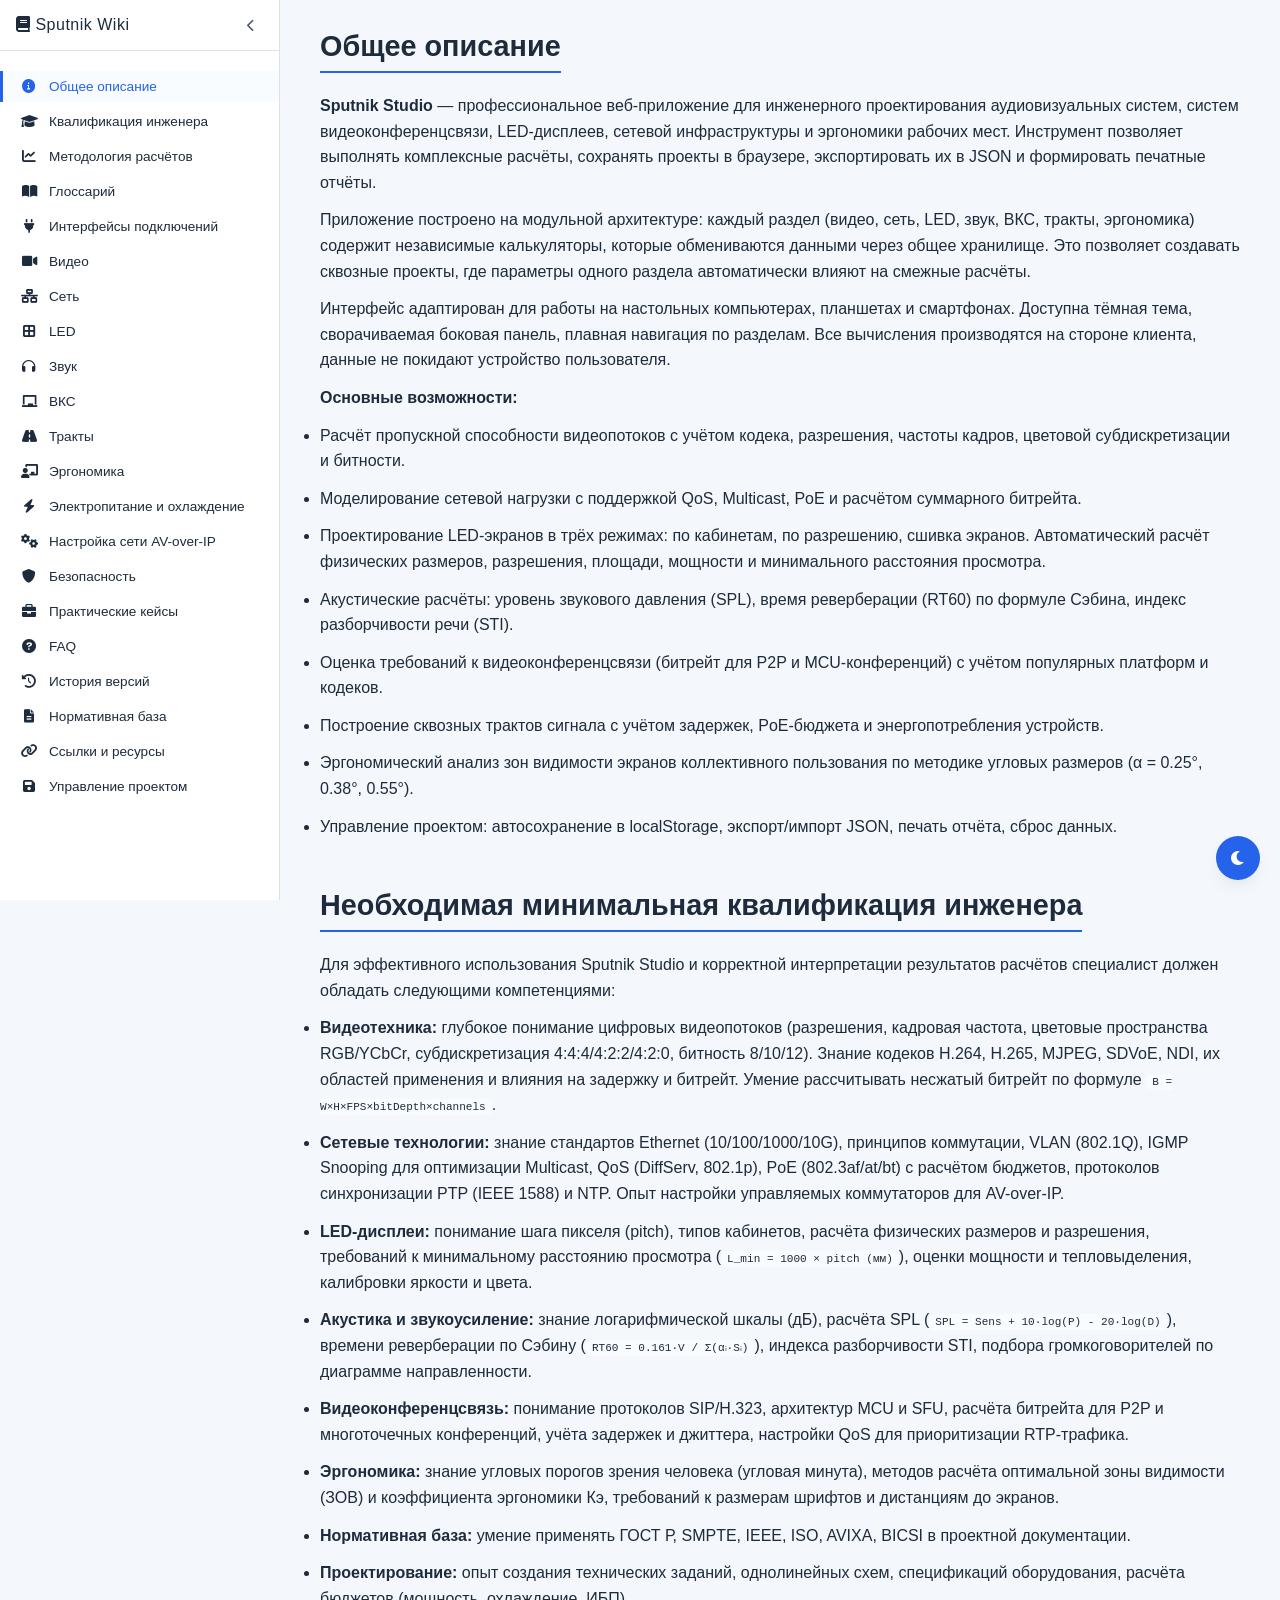
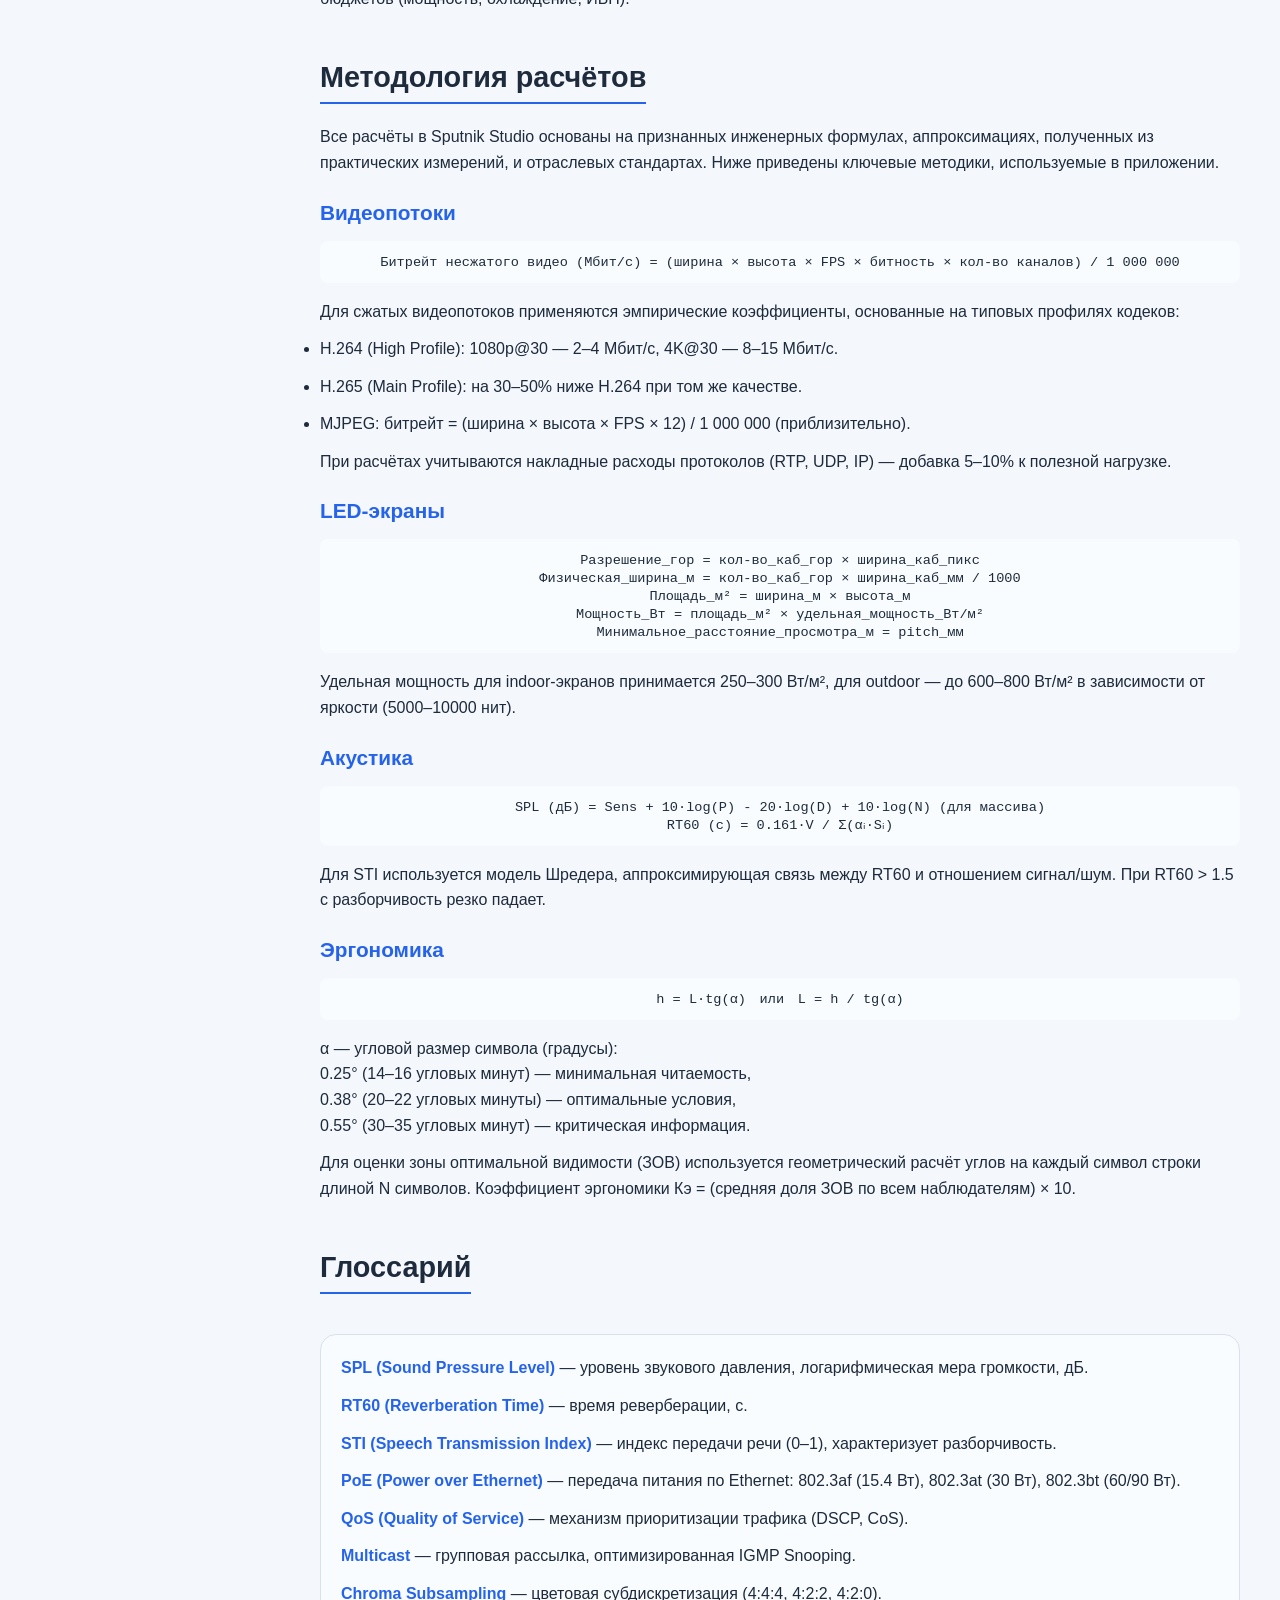
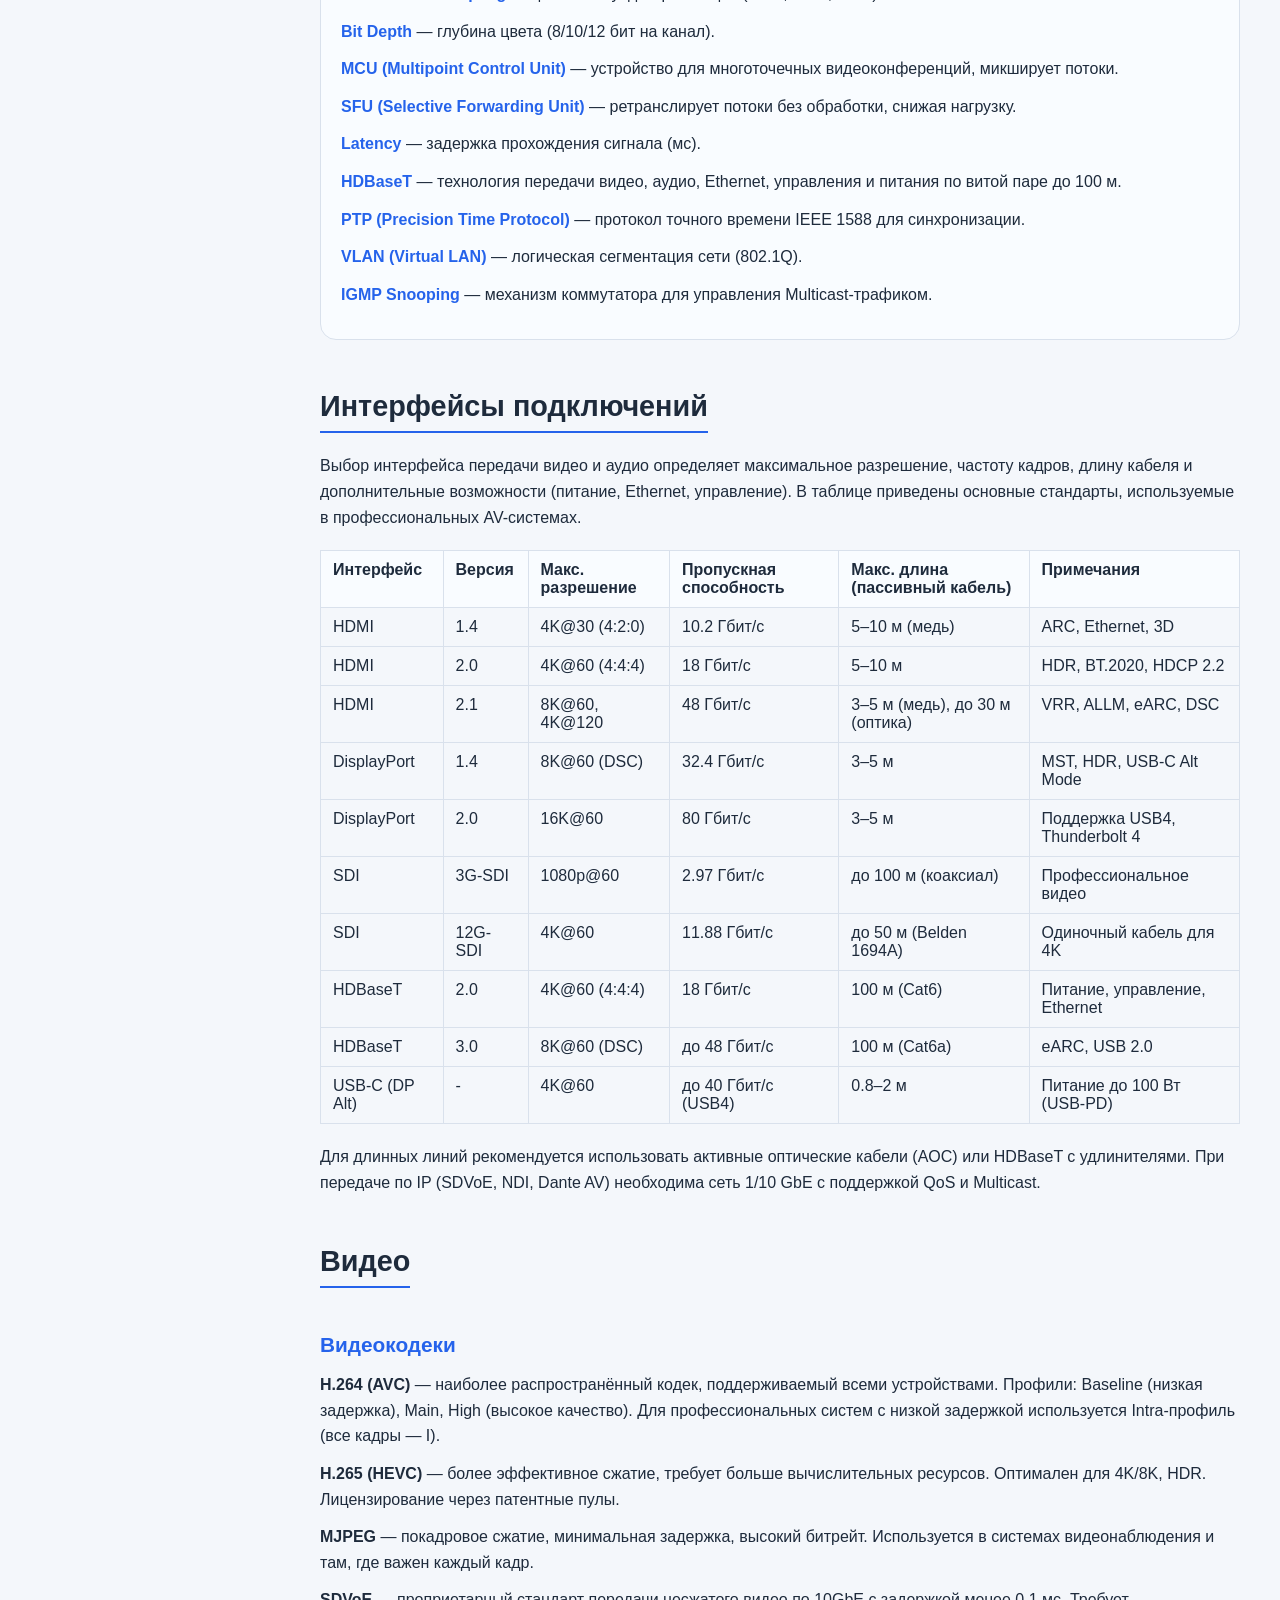
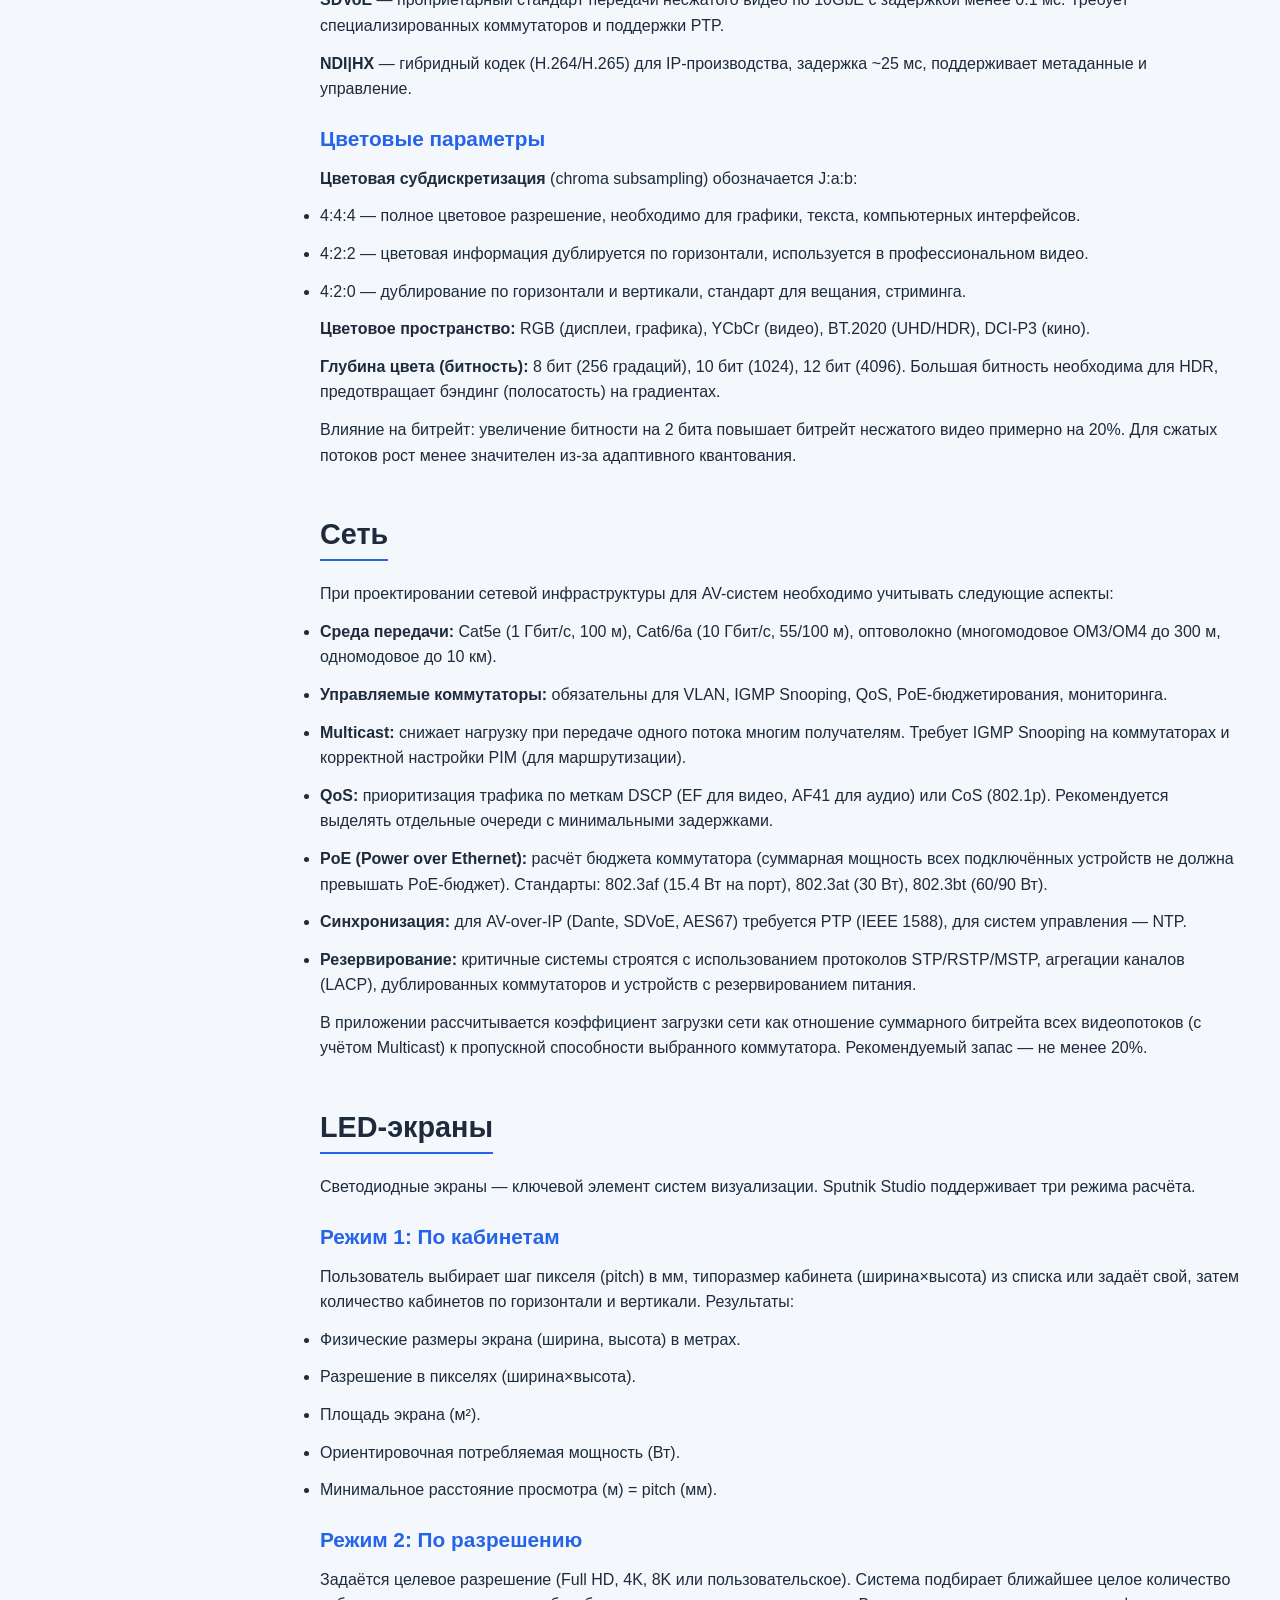
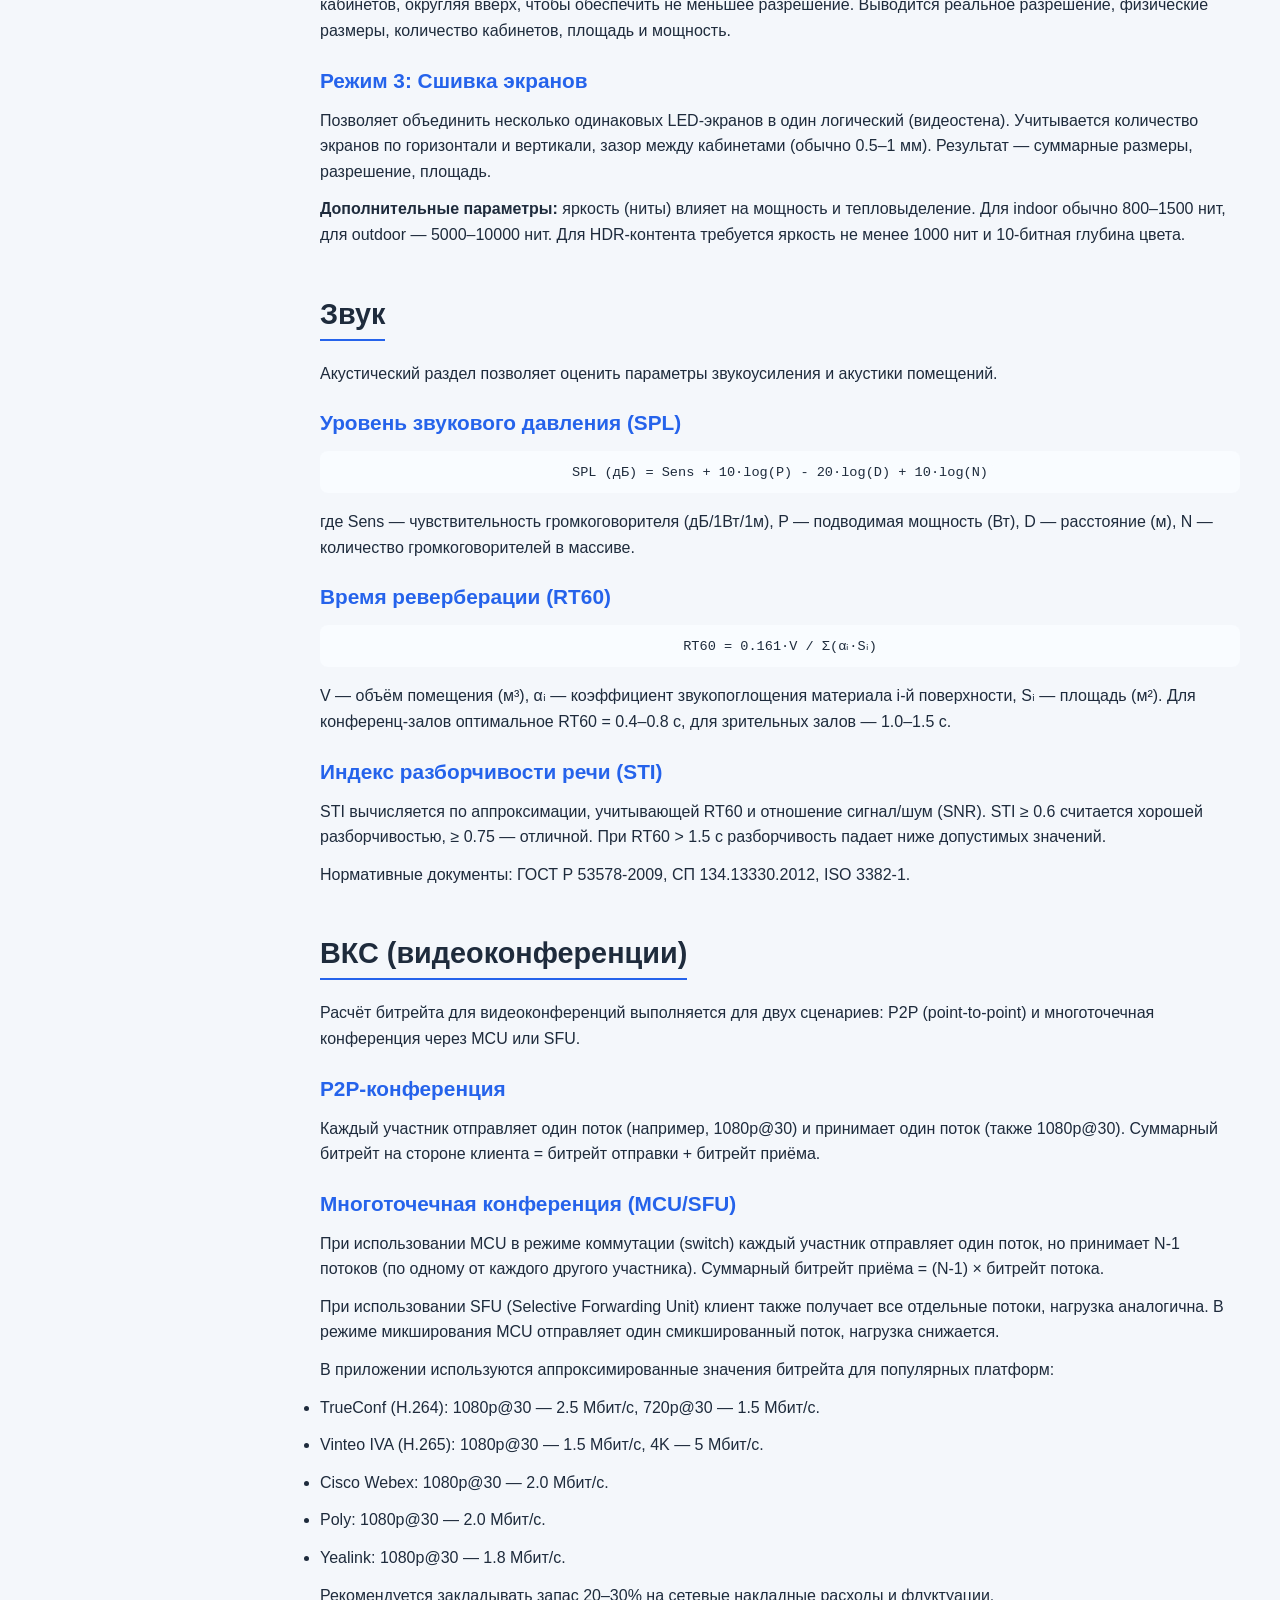
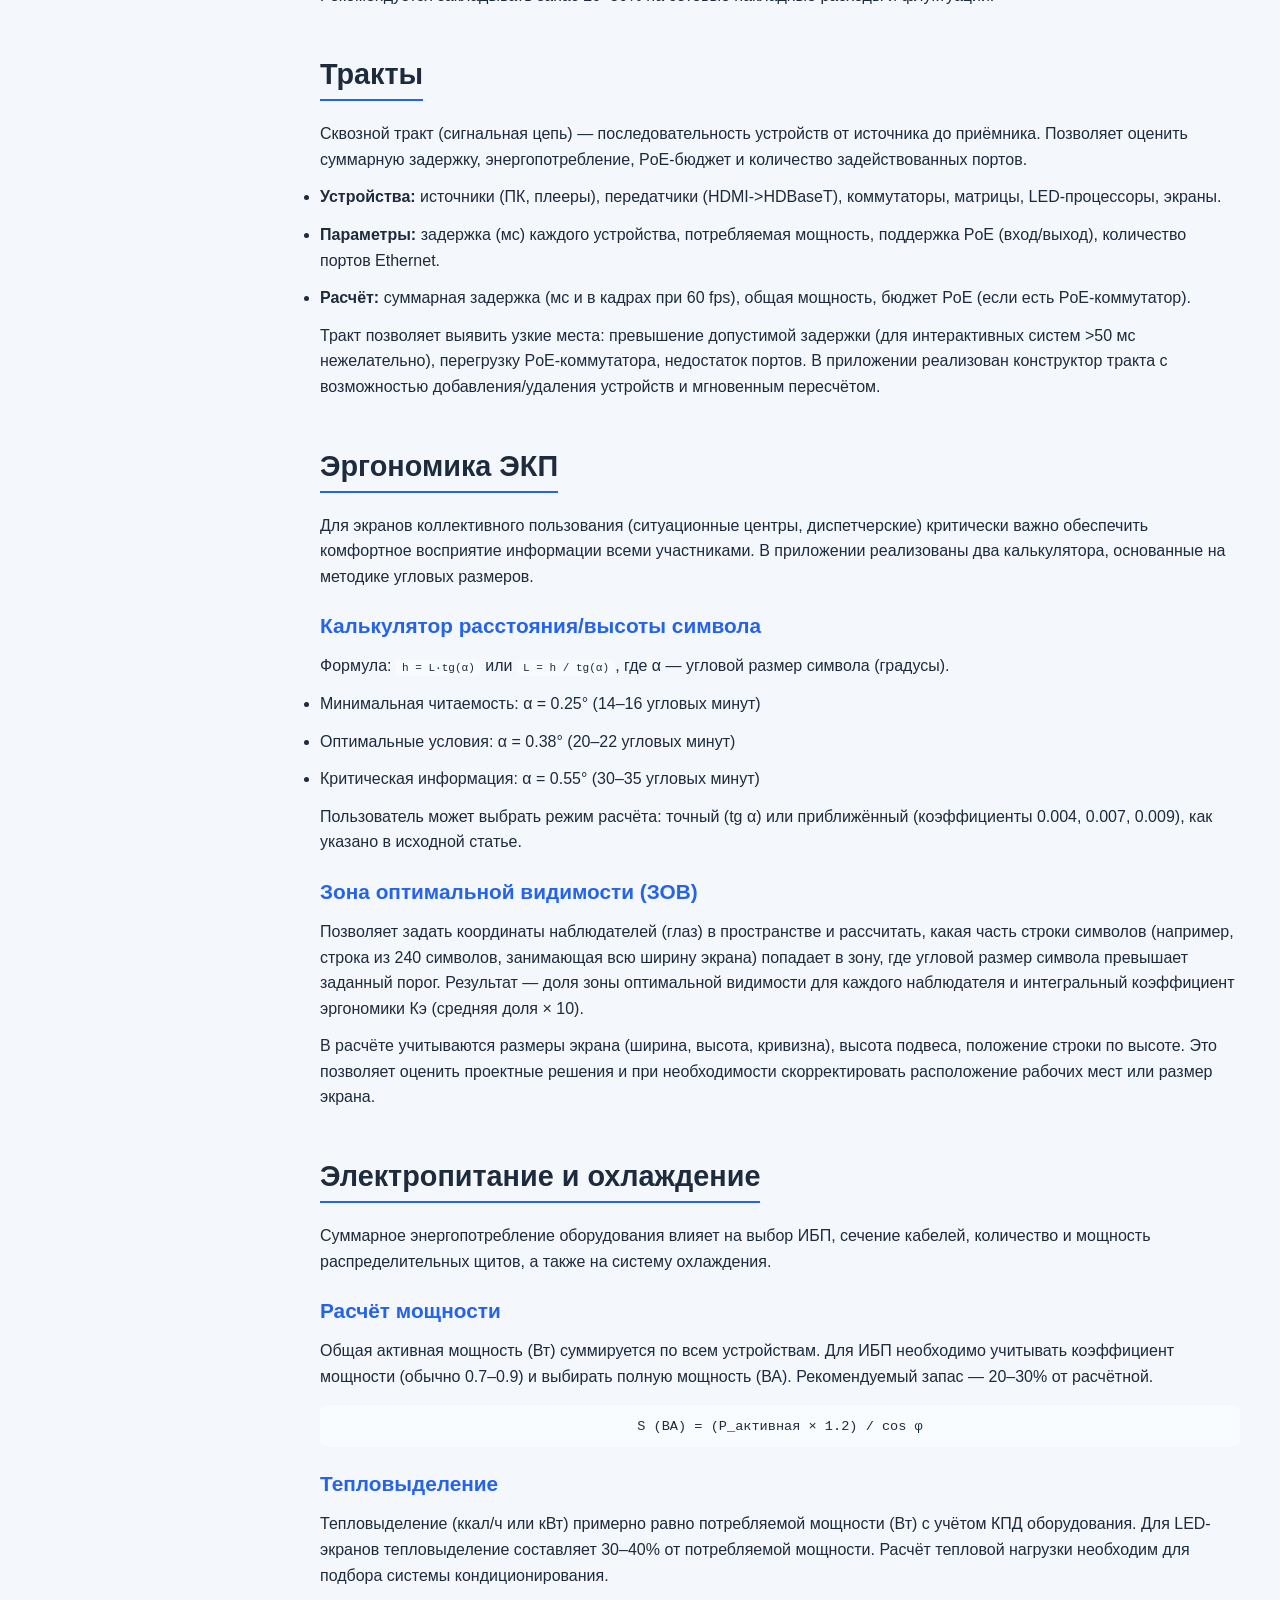
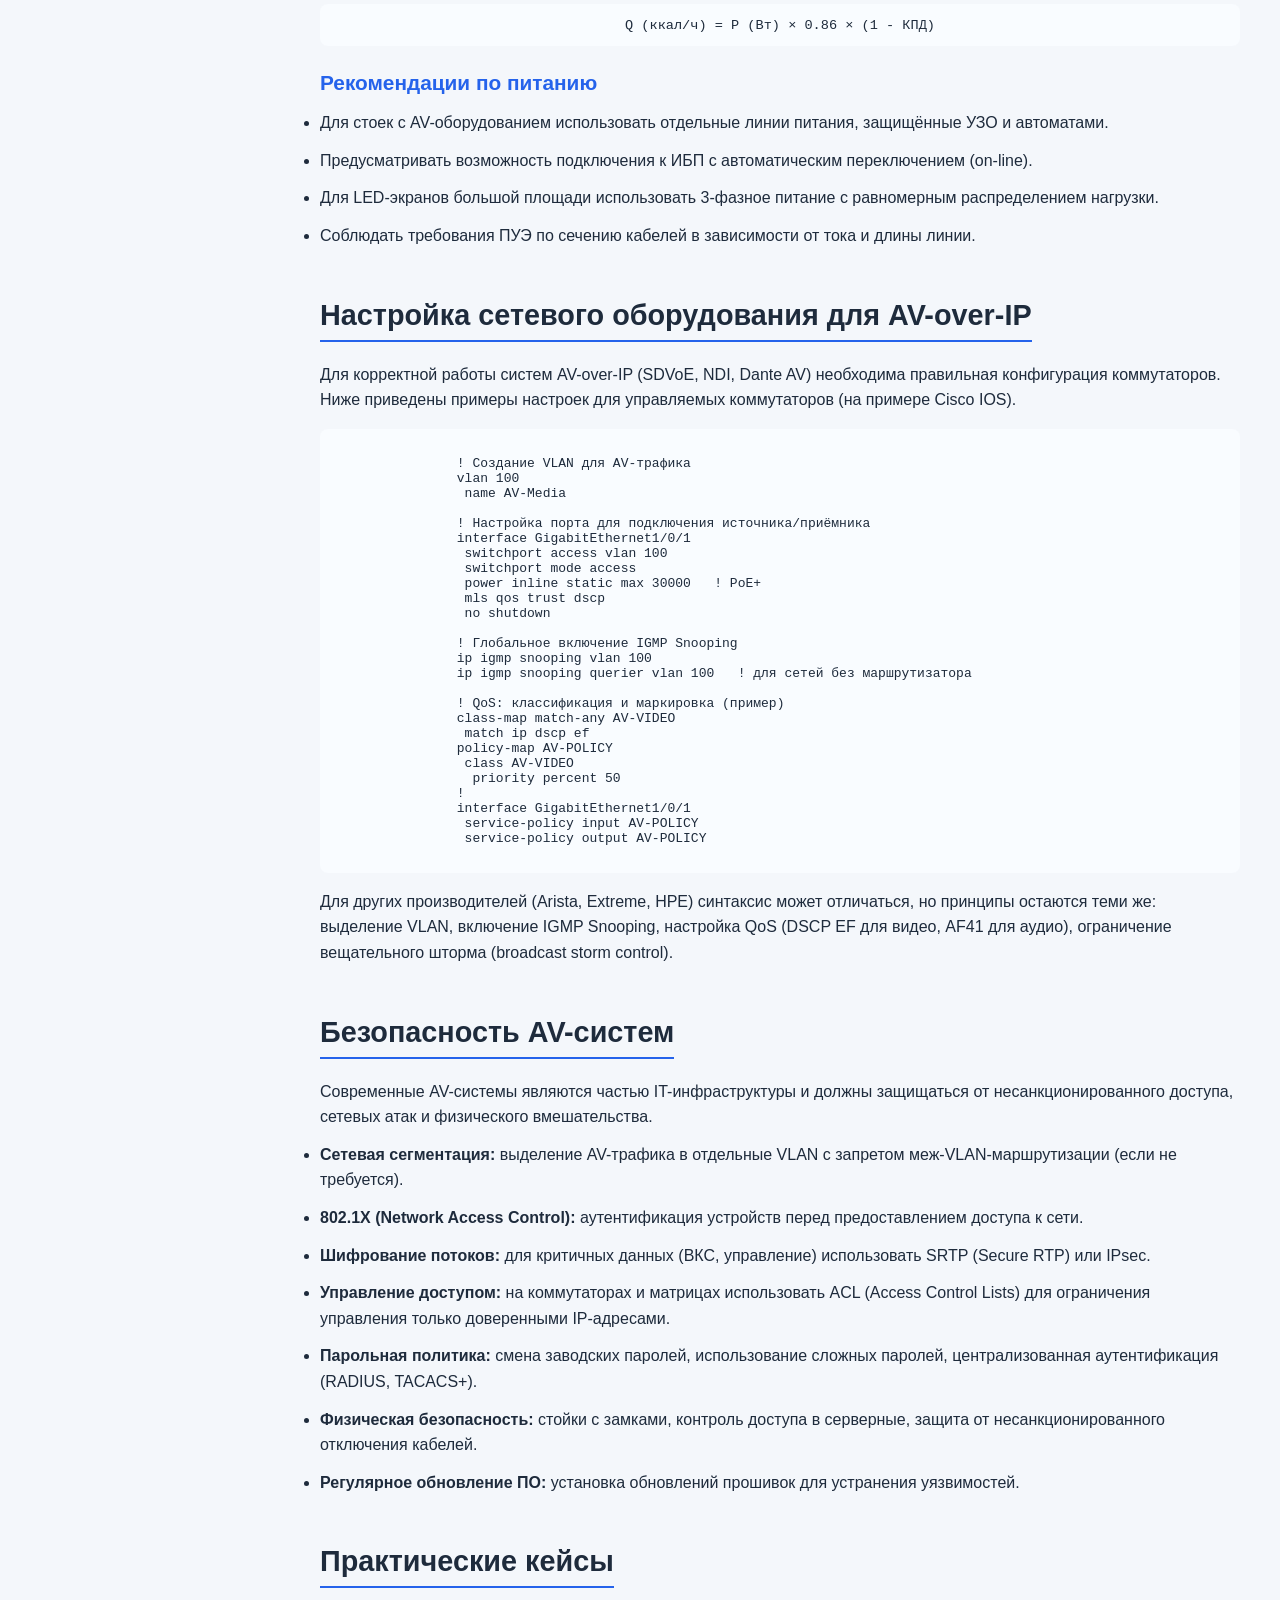
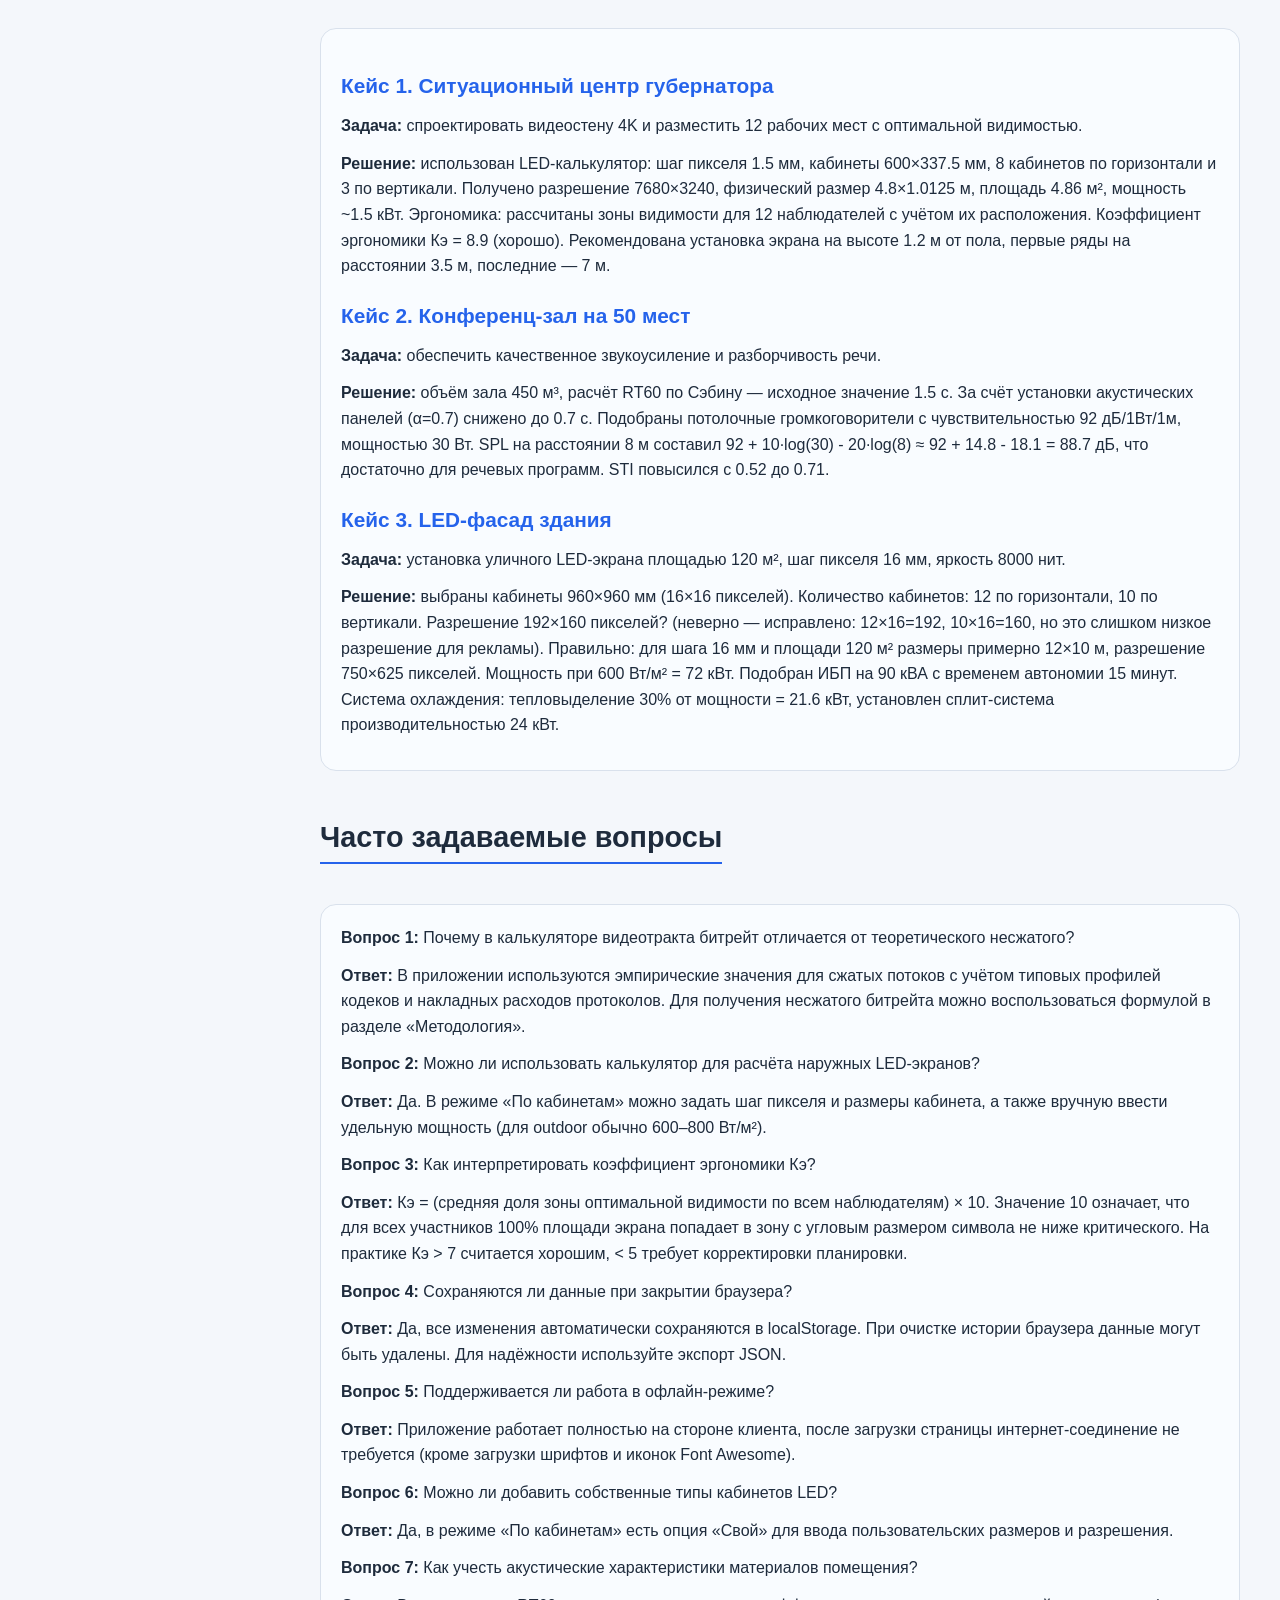
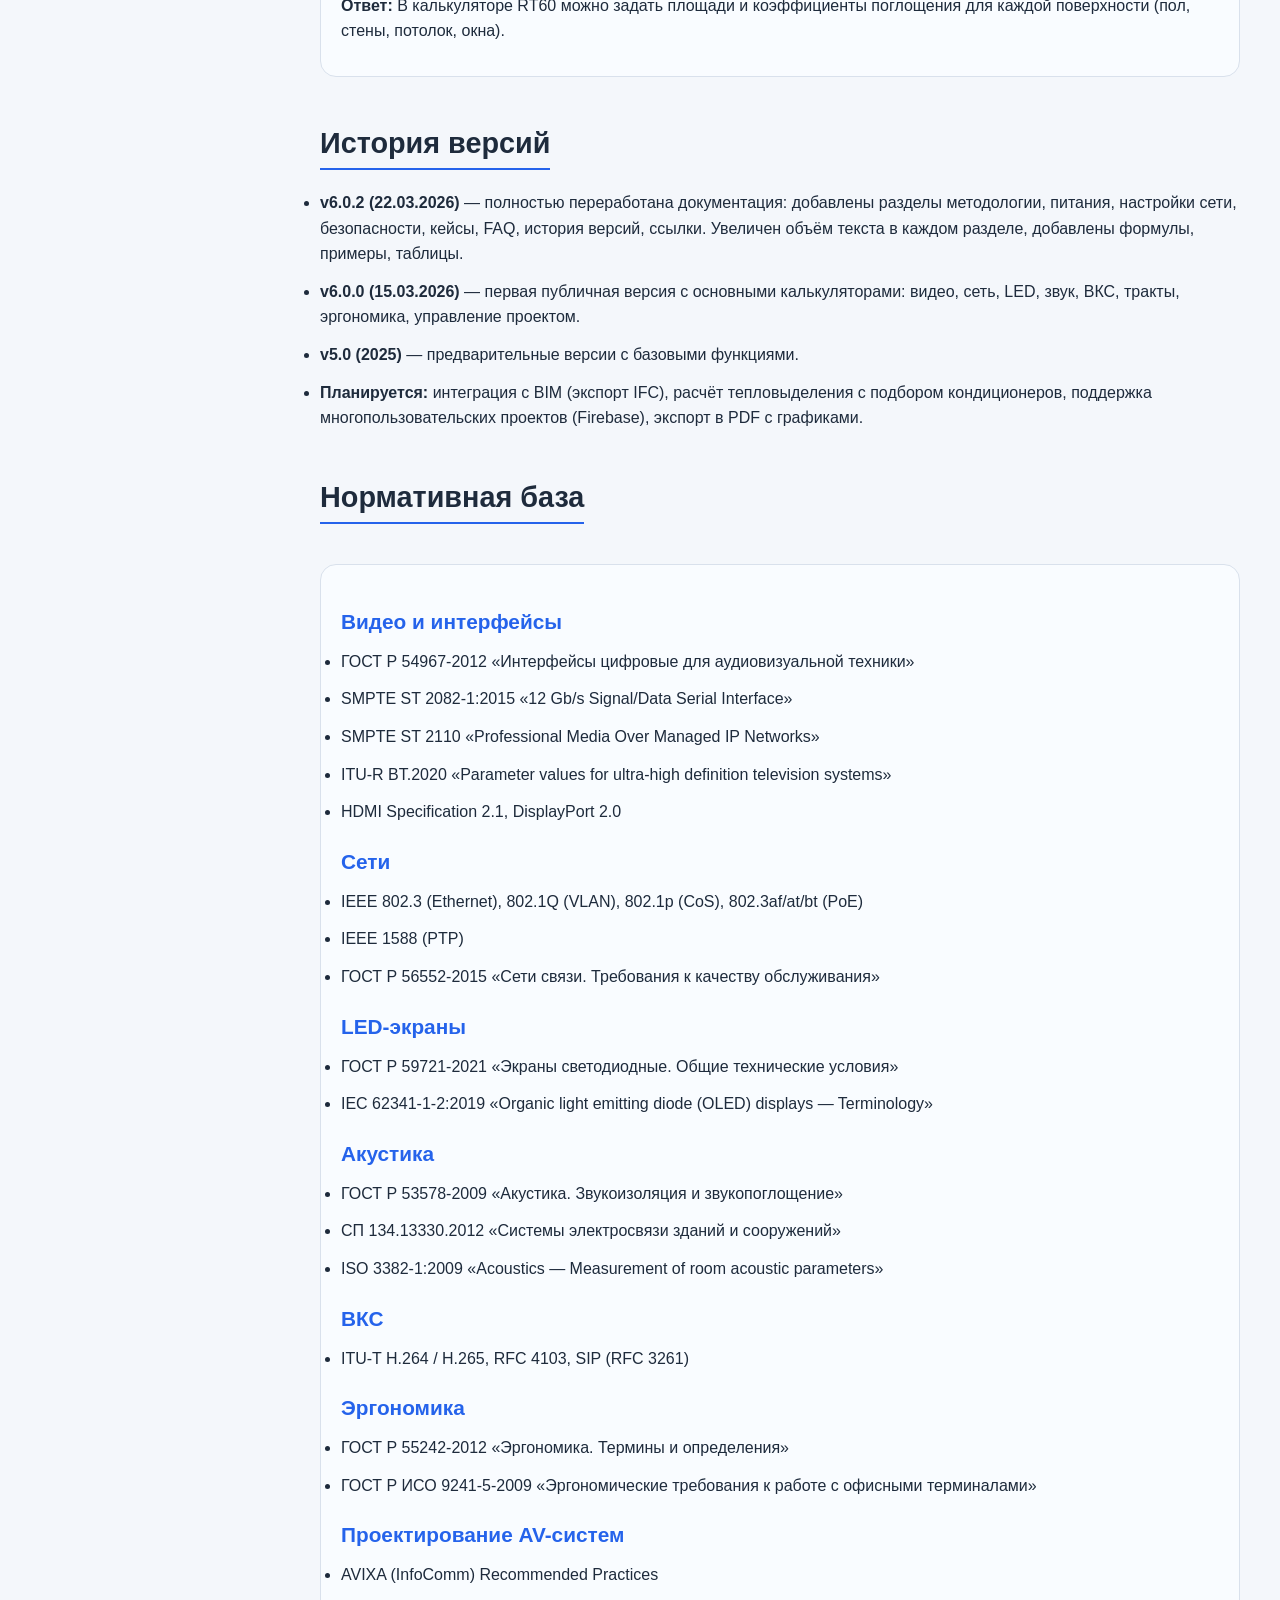
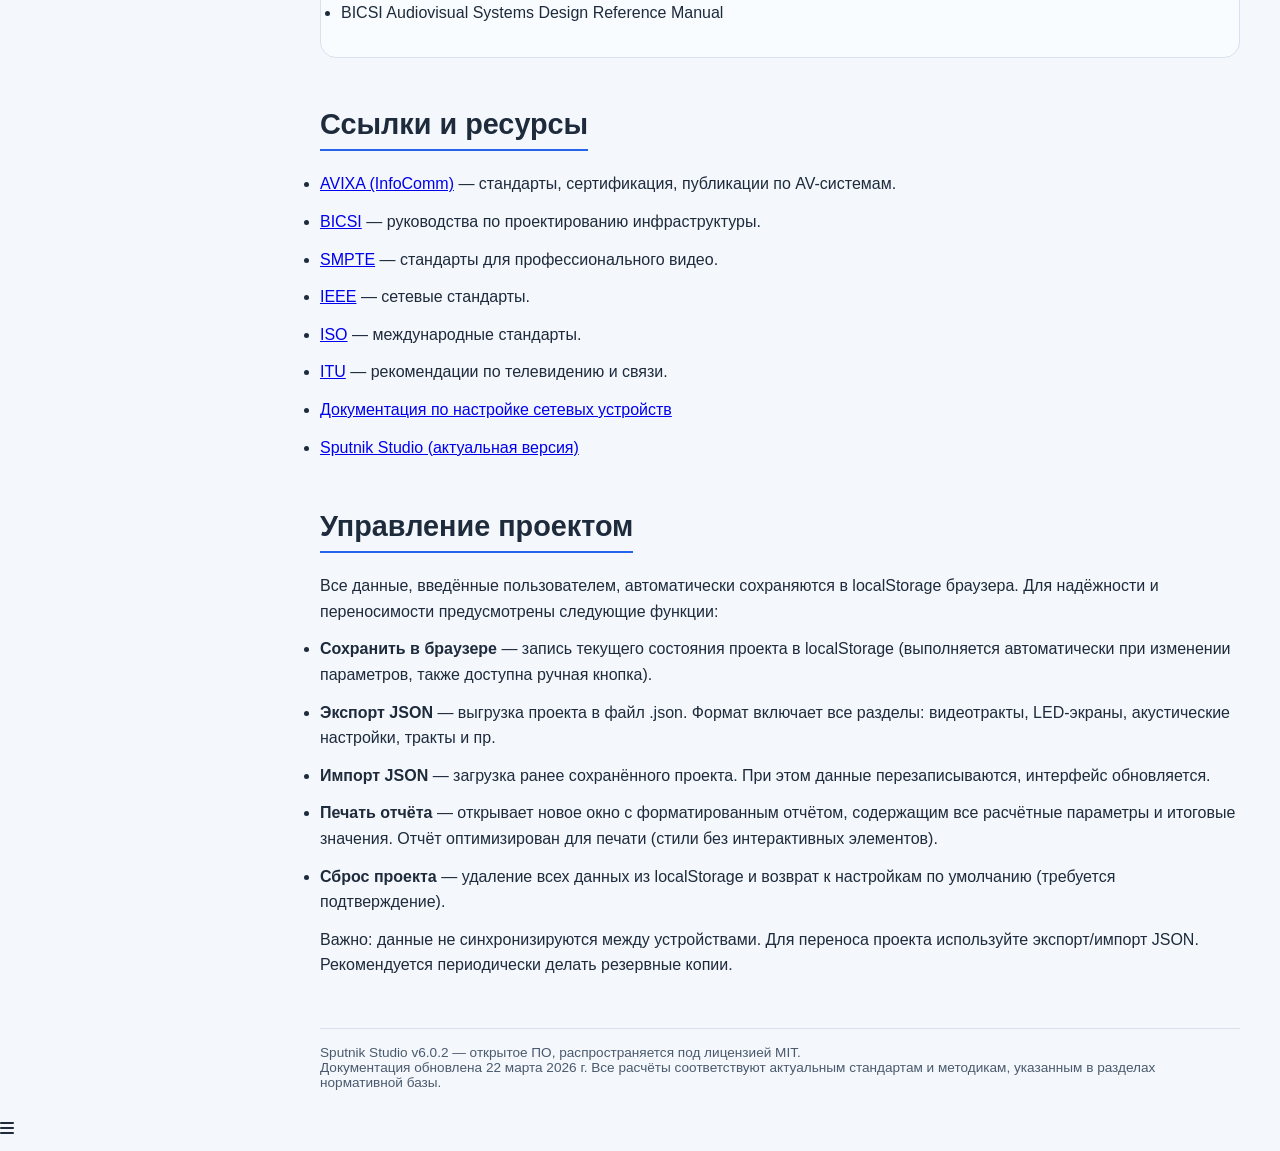
<file: wiki.html>
<!DOCTYPE html>
<html lang="ru">
<head>
    <meta charset="UTF-8">
    <meta name="viewport" content="width=device-width, initial-scale=1.0, user-scalable=yes">
    <title>Sputnik Studio v6.0.2 — Полная техническая документация</title>
    <link rel="stylesheet" href="https://cdnjs.cloudflare.com/ajax/libs/font-awesome/6.0.0-beta3/css/all.min.css">
    <style>
        * { margin: 0; padding: 0; box-sizing: border-box; font-family: 'Inter', 'Segoe UI', sans-serif; }
        :root {
            --bg-page: #f4f7fb;
            --bg-panel: #ffffff;
            --text-primary: #1e2b3c;
            --text-secondary: #4a5a6e;
            --border-light: #d9e1ec;
            --accent: #2563eb;
            --accent-hover: #1d4ed8;
            --card-bg: #f9fcff;
            --shadow: 0 8px 20px -8px rgba(0,20,40,0.15);
            --sidebar-width: 280px;
            --sidebar-collapsed-width: 70px;
        }
        body.dark {
            --bg-page: #121212;
            --bg-panel: #1e1e1e;
            --text-primary: #e0e0e0;
            --text-secondary: #a0a0a0;
            --border-light: #333333;
            --accent: #3b82f6;
            --accent-hover: #2563eb;
            --card-bg: #2a2a2a;
            --shadow: 0 8px 20px -8px rgba(0,0,0,0.7);
        }
        body {
            background: var(--bg-page);
            color: var(--text-primary);
            transition: background 0.2s, color 0.2s;
            overflow-x: hidden;
        }
        .app-layout {
            display: flex;
            min-height: 100vh;
        }
        .sidebar {
            width: var(--sidebar-width);
            background: var(--bg-panel);
            border-right: 1px solid var(--border-light);
            flex-shrink: 0;
            position: sticky;
            top: 0;
            height: 100vh;
            overflow-y: auto;
            transition: width 0.2s ease;
            z-index: 10;
        }
        .sidebar.collapsed {
            width: var(--sidebar-collapsed-width);
        }
        .sidebar-header {
            padding: 16px;
            border-bottom: 1px solid var(--border-light);
            display: flex;
            justify-content: space-between;
            align-items: center;
        }
        .sidebar.collapsed .sidebar-header {
            padding: 16px 8px;
            justify-content: center;
        }
        .sidebar-header h2 {
            font-size: 1rem;
            font-weight: 500;
            letter-spacing: 0.5px;
            white-space: nowrap;
        }
        .sidebar.collapsed .sidebar-header h2 {
            display: none;
        }
        .collapse-btn {
            cursor: pointer;
            font-size: 0.8rem;
            color: var(--text-secondary);
            width: 24px;
            text-align: center;
        }
        .collapse-btn:hover {
            color: var(--accent);
        }
        .nav-menu {
            padding: 16px 0;
        }
        .nav-item {
            padding: 8px 16px;
            margin: 4px 0;
            cursor: pointer;
            transition: 0.2s;
            border-left: 3px solid transparent;
            font-size: 0.85rem;
            display: flex;
            align-items: center;
            gap: 10px;
        }
        .sidebar.collapsed .nav-item span {
            display: none;
        }
        .sidebar.collapsed .nav-item {
            justify-content: center;
            padding: 8px 0;
        }
        .nav-item i {
            width: 20px;
            text-align: center;
        }
        .nav-item:hover {
            background: var(--card-bg);
            border-left-color: var(--accent);
        }
        .nav-item.active {
            background: var(--card-bg);
            border-left-color: var(--accent);
            color: var(--accent);
            font-weight: 500;
        }
        .main-content {
            flex: 1;
            padding: 30px 40px;
            max-width: calc(100% - var(--sidebar-width));
            transition: max-width 0.2s;
        }
        .sidebar.collapsed ~ .main-content {
            max-width: calc(100% - var(--sidebar-collapsed-width));
        }
        .section {
            margin-bottom: 50px;
            scroll-margin-top: 20px;
        }
        .section h2 {
            font-size: 1.8rem;
            margin-bottom: 20px;
            padding-bottom: 8px;
            border-bottom: 2px solid var(--accent);
            display: inline-block;
        }
        .section h3 {
            font-size: 1.3rem;
            margin: 25px 0 15px;
            color: var(--accent);
        }
        .section h4 {
            font-size: 1.1rem;
            margin: 20px 0 10px;
        }
        .section p, .section li {
            line-height: 1.6;
            margin-bottom: 12px;
        }
        .card {
            background: var(--card-bg);
            border: 1px solid var(--border-light);
            border-radius: 16px;
            padding: 20px;
            margin: 20px 0;
        }
        table {
            width: 100%;
            border-collapse: collapse;
            margin: 20px 0;
        }
        th, td {
            border: 1px solid var(--border-light);
            padding: 10px 12px;
            text-align: left;
            vertical-align: top;
        }
        th {
            background: var(--card-bg);
            font-weight: 600;
        }
        code {
            background: var(--card-bg);
            padding: 2px 6px;
            border-radius: 6px;
            font-family: monospace;
            font-size: 0.85em;
        }
        .glossary-term {
            font-weight: 600;
            color: var(--accent);
        }
        .footnote {
            font-size: 0.85rem;
            color: var(--text-secondary);
            margin-top: 16px;
            border-top: 1px solid var(--border-light);
            padding-top: 16px;
        }
        .theme-switch {
            position: fixed;
            bottom: 20px;
            right: 20px;
            background: var(--accent);
            color: white;
            width: 44px;
            height: 44px;
            border-radius: 50%;
            display: flex;
            align-items: center;
            justify-content: center;
            cursor: pointer;
            box-shadow: var(--shadow);
            z-index: 100;
            transition: 0.2s;
        }
        .ascii-art {
            font-family: monospace;
            background: var(--card-bg);
            padding: 12px;
            border-radius: 8px;
            margin: 16px 0;
            white-space: pre;
            overflow-x: auto;
        }
        .formula {
            background: var(--card-bg);
            padding: 12px;
            border-radius: 8px;
            font-family: monospace;
            font-size: 1rem;
            text-align: center;
            margin: 16px 0;
        }
        .svg-container {
            background: var(--card-bg);
            border-radius: 16px;
            padding: 20px;
            margin: 20px 0;
            text-align: center;
        }
        @media (max-width: 768px) {
            .main-content {
                padding: 20px;
            }
            .sidebar {
                position: fixed;
                left: 0;
                top: 0;
                transform: translateX(-100%);
                transition: transform 0.3s;
                z-index: 20;
            }
            .sidebar.open {
                transform: translateX(0);
            }
            .mobile-menu-toggle {
                display: block;
                position: fixed;
                bottom: 20px;
                left: 20px;
                background: var(--accent);
                color: white;
                width: 44px;
                height: 44px;
                border-radius: 50%;
                display: flex;
                align-items: center;
                justify-content: center;
                cursor: pointer;
                z-index: 21;
                box-shadow: var(--shadow);
            }
        }
    </style>
</head>
<body>
<div class="app-layout">
    <div class="sidebar" id="sidebar">
        <div class="sidebar-header">
            <h2><i class="fas fa-book"></i> Sputnik Wiki</h2>
            <div class="collapse-btn" id="collapseSidebarBtn"><i class="fas fa-chevron-left"></i></div>
        </div>
        <div class="nav-menu" id="navMenu">
            <div class="nav-item" data-section="overview"><i class="fas fa-info-circle"></i><span>Общее описание</span></div>
            <div class="nav-item" data-section="qualification"><i class="fas fa-graduation-cap"></i><span>Квалификация инженера</span></div>
            <div class="nav-item" data-section="methodology"><i class="fas fa-chart-line"></i><span>Методология расчётов</span></div>
            <div class="nav-item" data-section="glossary"><i class="fas fa-book-open"></i><span>Глоссарий</span></div>
            <div class="nav-item" data-section="interfaces"><i class="fas fa-plug"></i><span>Интерфейсы подключений</span></div>
            <div class="nav-item" data-section="video"><i class="fas fa-video"></i><span>Видео</span></div>
            <div class="nav-item" data-section="network"><i class="fas fa-network-wired"></i><span>Сеть</span></div>
            <div class="nav-item" data-section="led"><i class="fas fa-border-all"></i><span>LED</span></div>
            <div class="nav-item" data-section="sound"><i class="fas fa-headphones"></i><span>Звук</span></div>
            <div class="nav-item" data-section="vc"><i class="fas fa-chalkboard"></i><span>ВКС</span></div>
            <div class="nav-item" data-section="tracts"><i class="fas fa-road"></i><span>Тракты</span></div>
            <div class="nav-item" data-section="ergo"><i class="fas fa-chalkboard-user"></i><span>Эргономика</span></div>
            <div class="nav-item" data-section="power"><i class="fas fa-bolt"></i><span>Электропитание и охлаждение</span></div>
            <div class="nav-item" data-section="netconfig"><i class="fas fa-cogs"></i><span>Настройка сети AV-over-IP</span></div>
            <div class="nav-item" data-section="security"><i class="fas fa-shield-alt"></i><span>Безопасность</span></div>
            <div class="nav-item" data-section="cases"><i class="fas fa-briefcase"></i><span>Практические кейсы</span></div>
            <div class="nav-item" data-section="faq"><i class="fas fa-question-circle"></i><span>FAQ</span></div>
            <div class="nav-item" data-section="versions"><i class="fas fa-history"></i><span>История версий</span></div>
            <div class="nav-item" data-section="standards"><i class="fas fa-file-alt"></i><span>Нормативная база</span></div>
            <div class="nav-item" data-section="resources"><i class="fas fa-link"></i><span>Ссылки и ресурсы</span></div>
            <div class="nav-item" data-section="project"><i class="fas fa-save"></i><span>Управление проектом</span></div>
        </div>
    </div>
    <div class="main-content">
        <!-- Общее описание -->
        <div class="section" id="overview">
            <h2>Общее описание</h2>
            <p><strong>Sputnik Studio</strong> — профессиональное веб-приложение для инженерного проектирования аудиовизуальных систем, систем видеоконференцсвязи, LED-дисплеев, сетевой инфраструктуры и эргономики рабочих мест. Инструмент позволяет выполнять комплексные расчёты, сохранять проекты в браузере, экспортировать их в JSON и формировать печатные отчёты.</p>
            <p>Приложение построено на модульной архитектуре: каждый раздел (видео, сеть, LED, звук, ВКС, тракты, эргономика) содержит независимые калькуляторы, которые обмениваются данными через общее хранилище. Это позволяет создавать сквозные проекты, где параметры одного раздела автоматически влияют на смежные расчёты.</p>
            <p>Интерфейс адаптирован для работы на настольных компьютерах, планшетах и смартфонах. Доступна тёмная тема, сворачиваемая боковая панель, плавная навигация по разделам. Все вычисления производятся на стороне клиента, данные не покидают устройство пользователя.</p>
            <p><strong>Основные возможности:</strong></p>
            <ul>
                <li>Расчёт пропускной способности видеопотоков с учётом кодека, разрешения, частоты кадров, цветовой субдискретизации и битности.</li>
                <li>Моделирование сетевой нагрузки с поддержкой QoS, Multicast, PoE и расчётом суммарного битрейта.</li>
                <li>Проектирование LED-экранов в трёх режимах: по кабинетам, по разрешению, сшивка экранов. Автоматический расчёт физических размеров, разрешения, площади, мощности и минимального расстояния просмотра.</li>
                <li>Акустические расчёты: уровень звукового давления (SPL), время реверберации (RT60) по формуле Сэбина, индекс разборчивости речи (STI).</li>
                <li>Оценка требований к видеоконференцсвязи (битрейт для P2P и MCU-конференций) с учётом популярных платформ и кодеков.</li>
                <li>Построение сквозных трактов сигнала с учётом задержек, PoE-бюджета и энергопотребления устройств.</li>
                <li>Эргономический анализ зон видимости экранов коллективного пользования по методике угловых размеров (α = 0.25°, 0.38°, 0.55°).</li>
                <li>Управление проектом: автосохранение в localStorage, экспорт/импорт JSON, печать отчёта, сброс данных.</li>
            </ul>
        </div>

        <!-- Квалификация инженера -->
        <div class="section" id="qualification">
            <h2>Необходимая минимальная квалификация инженера</h2>
            <p>Для эффективного использования Sputnik Studio и корректной интерпретации результатов расчётов специалист должен обладать следующими компетенциями:</p>
            <ul>
                <li><strong>Видеотехника:</strong> глубокое понимание цифровых видеопотоков (разрешения, кадровая частота, цветовые пространства RGB/YCbCr, субдискретизация 4:4:4/4:2:2/4:2:0, битность 8/10/12). Знание кодеков H.264, H.265, MJPEG, SDVoE, NDI, их областей применения и влияния на задержку и битрейт. Умение рассчитывать несжатый битрейт по формуле <code>B = W×H×FPS×bitDepth×channels</code>.</li>
                <li><strong>Сетевые технологии:</strong> знание стандартов Ethernet (10/100/1000/10G), принципов коммутации, VLAN (802.1Q), IGMP Snooping для оптимизации Multicast, QoS (DiffServ, 802.1p), PoE (802.3af/at/bt) с расчётом бюджетов, протоколов синхронизации PTP (IEEE 1588) и NTP. Опыт настройки управляемых коммутаторов для AV-over-IP.</li>
                <li><strong>LED-дисплеи:</strong> понимание шага пикселя (pitch), типов кабинетов, расчёта физических размеров и разрешения, требований к минимальному расстоянию просмотра (<code>L_min = 1000 × pitch (мм)</code>), оценки мощности и тепловыделения, калибровки яркости и цвета.</li>
                <li><strong>Акустика и звукоусиление:</strong> знание логарифмической шкалы (дБ), расчёта SPL (<code>SPL = Sens + 10·log(P) - 20·log(D)</code>), времени реверберации по Сэбину (<code>RT60 = 0.161·V / Σ(αᵢ·Sᵢ)</code>), индекса разборчивости STI, подбора громкоговорителей по диаграмме направленности.</li>
                <li><strong>Видеоконференцсвязь:</strong> понимание протоколов SIP/H.323, архитектур MCU и SFU, расчёта битрейта для P2P и многоточечных конференций, учёта задержек и джиттера, настройки QoS для приоритизации RTP-трафика.</li>
                <li><strong>Эргономика:</strong> знание угловых порогов зрения человека (угловая минута), методов расчёта оптимальной зоны видимости (ЗОВ) и коэффициента эргономики Кэ, требований к размерам шрифтов и дистанциям до экранов.</li>
                <li><strong>Нормативная база:</strong> умение применять ГОСТ Р, SMPTE, IEEE, ISO, AVIXA, BICSI в проектной документации.</li>
                <li><strong>Проектирование:</strong> опыт создания технических заданий, однолинейных схем, спецификаций оборудования, расчёта бюджетов (мощность, охлаждение, ИБП).</li>
            </ul>
        </div>

        <!-- Методология расчётов (расширена) -->
        <div class="section" id="methodology">
            <h2>Методология расчётов</h2>
            <p>Все расчёты в Sputnik Studio основаны на признанных инженерных формулах, аппроксимациях, полученных из практических измерений, и отраслевых стандартах. Ниже приведены ключевые методики, используемые в приложении.</p>
            
            <h3>Видеопотоки</h3>
            <div class="formula">
                <code>Битрейт несжатого видео (Мбит/с) = (ширина × высота × FPS × битность × кол-во каналов) / 1 000 000</code>
            </div>
            <p>Для сжатых видеопотоков применяются эмпирические коэффициенты, основанные на типовых профилях кодеков:</p>
            <ul>
                <li>H.264 (High Profile): 1080p@30 — 2–4 Мбит/с, 4K@30 — 8–15 Мбит/с.</li>
                <li>H.265 (Main Profile): на 30–50% ниже H.264 при том же качестве.</li>
                <li>MJPEG: битрейт = (ширина × высота × FPS × 12) / 1 000 000 (приблизительно).</li>
            </ul>
            <p>При расчётах учитываются накладные расходы протоколов (RTP, UDP, IP) — добавка 5–10% к полезной нагрузке.</p>
            
            <h3>LED-экраны</h3>
            <div class="formula">
                <code>Разрешение_гор = кол-во_каб_гор × ширина_каб_пикс</code><br>
                <code>Физическая_ширина_м = кол-во_каб_гор × ширина_каб_мм / 1000</code><br>
                <code>Площадь_м² = ширина_м × высота_м</code><br>
                <code>Мощность_Вт = площадь_м² × удельная_мощность_Вт/м²</code><br>
                <code>Минимальное_расстояние_просмотра_м = pitch_мм</code>
            </div>
            <p>Удельная мощность для indoor-экранов принимается 250–300 Вт/м², для outdoor — до 600–800 Вт/м² в зависимости от яркости (5000–10000 нит).</p>
            
            <h3>Акустика</h3>
            <div class="formula">
                <code>SPL (дБ) = Sens + 10·log(P) - 20·log(D) + 10·log(N) (для массива)</code><br>
                <code>RT60 (с) = 0.161·V / Σ(αᵢ·Sᵢ)</code>
            </div>
            <p>Для STI используется модель Шредера, аппроксимирующая связь между RT60 и отношением сигнал/шум. При RT60 > 1.5 с разборчивость резко падает.</p>
            
            <h3>Эргономика</h3>
            <div class="formula">
                <code>h = L·tg(α) или L = h / tg(α)</code>
            </div>
            <p>α — угловой размер символа (градусы):<br>
            0.25° (14–16 угловых минут) — минимальная читаемость,<br>
            0.38° (20–22 угловых минуты) — оптимальные условия,<br>
            0.55° (30–35 угловых минут) — критическая информация.</p>
            <p>Для оценки зоны оптимальной видимости (ЗОВ) используется геометрический расчёт углов на каждый символ строки длиной N символов. Коэффициент эргономики Кэ = (средняя доля ЗОВ по всем наблюдателям) × 10.</p>
        </div>

        <!-- Глоссарий (расширенный) -->
        <div class="section" id="glossary">
            <h2>Глоссарий</h2>
            <div class="card">
                <p><span class="glossary-term">SPL (Sound Pressure Level)</span> — уровень звукового давления, логарифмическая мера громкости, дБ.</p>
                <p><span class="glossary-term">RT60 (Reverberation Time)</span> — время реверберации, с.</p>
                <p><span class="glossary-term">STI (Speech Transmission Index)</span> — индекс передачи речи (0–1), характеризует разборчивость.</p>
                <p><span class="glossary-term">PoE (Power over Ethernet)</span> — передача питания по Ethernet: 802.3af (15.4 Вт), 802.3at (30 Вт), 802.3bt (60/90 Вт).</p>
                <p><span class="glossary-term">QoS (Quality of Service)</span> — механизм приоритизации трафика (DSCP, CoS).</p>
                <p><span class="glossary-term">Multicast</span> — групповая рассылка, оптимизированная IGMP Snooping.</p>
                <p><span class="glossary-term">Chroma Subsampling</span> — цветовая субдискретизация (4:4:4, 4:2:2, 4:2:0).</p>
                <p><span class="glossary-term">Bit Depth</span> — глубина цвета (8/10/12 бит на канал).</p>
                <p><span class="glossary-term">MCU (Multipoint Control Unit)</span> — устройство для многоточечных видеоконференций, микширует потоки.</p>
                <p><span class="glossary-term">SFU (Selective Forwarding Unit)</span> — ретранслирует потоки без обработки, снижая нагрузку.</p>
                <p><span class="glossary-term">Latency</span> — задержка прохождения сигнала (мс).</p>
                <p><span class="glossary-term">HDBaseT</span> — технология передачи видео, аудио, Ethernet, управления и питания по витой паре до 100 м.</p>
                <p><span class="glossary-term">PTP (Precision Time Protocol)</span> — протокол точного времени IEEE 1588 для синхронизации.</p>
                <p><span class="glossary-term">VLAN (Virtual LAN)</span> — логическая сегментация сети (802.1Q).</p>
                <p><span class="glossary-term">IGMP Snooping</span> — механизм коммутатора для управления Multicast-трафиком.</p>
            </div>
        </div>

        <!-- Интерфейсы подключений (расширенная таблица) -->
        <div class="section" id="interfaces">
            <h2>Интерфейсы подключений</h2>
            <p>Выбор интерфейса передачи видео и аудио определяет максимальное разрешение, частоту кадров, длину кабеля и дополнительные возможности (питание, Ethernet, управление). В таблице приведены основные стандарты, используемые в профессиональных AV-системах.</p>
            <table>
                <thead><tr><th>Интерфейс</th><th>Версия</th><th>Макс. разрешение</th><th>Пропускная способность</th><th>Макс. длина (пассивный кабель)</th><th>Примечания</th></tr></thead>
                <tbody>
                    <tr><td>HDMI</td><td>1.4</td><td>4K@30 (4:2:0)</td><td>10.2 Гбит/с</td><td>5–10 м (медь)</td><td>ARC, Ethernet, 3D</td></tr>
                    <tr><td>HDMI</td><td>2.0</td><td>4K@60 (4:4:4)</td><td>18 Гбит/с</td><td>5–10 м</td><td>HDR, BT.2020, HDCP 2.2</td></tr>
                    <tr><td>HDMI</td><td>2.1</td><td>8K@60, 4K@120</td><td>48 Гбит/с</td><td>3–5 м (медь), до 30 м (оптика)</td><td>VRR, ALLM, eARC, DSC</td></tr>
                    <tr><td>DisplayPort</td><td>1.4</td><td>8K@60 (DSC)</td><td>32.4 Гбит/с</td><td>3–5 м</td><td>MST, HDR, USB-C Alt Mode</td></tr>
                    <tr><td>DisplayPort</td><td>2.0</td><td>16K@60</td><td>80 Гбит/с</td><td>3–5 м</td><td>Поддержка USB4, Thunderbolt 4</td></tr>
                    <tr><td>SDI</td><td>3G-SDI</td><td>1080p@60</td><td>2.97 Гбит/с</td><td>до 100 м (коаксиал)</td><td>Профессиональное видео</td></tr>
                    <tr><td>SDI</td><td>12G-SDI</td><td>4K@60</td><td>11.88 Гбит/с</td><td>до 50 м (Belden 1694A)</td><td>Одиночный кабель для 4K</td></tr>
                    <tr><td>HDBaseT</td><td>2.0</td><td>4K@60 (4:4:4)</td><td>18 Гбит/с</td><td>100 м (Cat6)</td><td>Питание, управление, Ethernet</td></tr>
                    <tr><td>HDBaseT</td><td>3.0</td><td>8K@60 (DSC)</td><td>до 48 Гбит/с</td><td>100 м (Cat6a)</td><td>eARC, USB 2.0</td></tr>
                    <tr><td>USB-C (DP Alt)</td><td>-</td><td>4K@60</td><td>до 40 Гбит/с (USB4)</td><td>0.8–2 м</td><td>Питание до 100 Вт (USB-PD)</td></tr>
                </tbody>
            </table>
            <p>Для длинных линий рекомендуется использовать активные оптические кабели (AOC) или HDBaseT с удлинителями. При передаче по IP (SDVoE, NDI, Dante AV) необходима сеть 1/10 GbE с поддержкой QoS и Multicast.</p>
        </div>

        <!-- Видео (расширено) -->
        <div class="section" id="video">
            <h2>Видео</h2>
            <h3>Видеокодеки</h3>
            <p><strong>H.264 (AVC)</strong> — наиболее распространённый кодек, поддерживаемый всеми устройствами. Профили: Baseline (низкая задержка), Main, High (высокое качество). Для профессиональных систем с низкой задержкой используется Intra-профиль (все кадры — I).</p>
            <p><strong>H.265 (HEVC)</strong> — более эффективное сжатие, требует больше вычислительных ресурсов. Оптимален для 4K/8K, HDR. Лицензирование через патентные пулы.</p>
            <p><strong>MJPEG</strong> — покадровое сжатие, минимальная задержка, высокий битрейт. Используется в системах видеонаблюдения и там, где важен каждый кадр.</p>
            <p><strong>SDVoE</strong> — проприетарный стандарт передачи несжатого видео по 10GbE с задержкой менее 0.1 мс. Требует специализированных коммутаторов и поддержки PTP.</p>
            <p><strong>NDI|HX</strong> — гибридный кодек (H.264/H.265) для IP-производства, задержка ~25 мс, поддерживает метаданные и управление.</p>
            
            <h3>Цветовые параметры</h3>
            <p><strong>Цветовая субдискретизация</strong> (chroma subsampling) обозначается J:a:b:</p>
            <ul>
                <li>4:4:4 — полное цветовое разрешение, необходимо для графики, текста, компьютерных интерфейсов.</li>
                <li>4:2:2 — цветовая информация дублируется по горизонтали, используется в профессиональном видео.</li>
                <li>4:2:0 — дублирование по горизонтали и вертикали, стандарт для вещания, стриминга.</li>
            </ul>
            <p><strong>Цветовое пространство:</strong> RGB (дисплеи, графика), YCbCr (видео), BT.2020 (UHD/HDR), DCI-P3 (кино).</p>
            <p><strong>Глубина цвета (битность):</strong> 8 бит (256 градаций), 10 бит (1024), 12 бит (4096). Большая битность необходима для HDR, предотвращает бэндинг (полосатость) на градиентах.</p>
            <p>Влияние на битрейт: увеличение битности на 2 бита повышает битрейт несжатого видео примерно на 20%. Для сжатых потоков рост менее значителен из-за адаптивного квантования.</p>
        </div>

        <!-- Сеть (расширено) -->
        <div class="section" id="network">
            <h2>Сеть</h2>
            <p>При проектировании сетевой инфраструктуры для AV-систем необходимо учитывать следующие аспекты:</p>
            <ul>
                <li><strong>Среда передачи:</strong> Cat5e (1 Гбит/с, 100 м), Cat6/6a (10 Гбит/с, 55/100 м), оптоволокно (многомодовое OM3/OM4 до 300 м, одномодовое до 10 км).</li>
                <li><strong>Управляемые коммутаторы:</strong> обязательны для VLAN, IGMP Snooping, QoS, PoE-бюджетирования, мониторинга.</li>
                <li><strong>Multicast:</strong> снижает нагрузку при передаче одного потока многим получателям. Требует IGMP Snooping на коммутаторах и корректной настройки PIM (для маршрутизации).</li>
                <li><strong>QoS:</strong> приоритизация трафика по меткам DSCP (EF для видео, AF41 для аудио) или CoS (802.1p). Рекомендуется выделять отдельные очереди с минимальными задержками.</li>
                <li><strong>PoE (Power over Ethernet):</strong> расчёт бюджета коммутатора (суммарная мощность всех подключённых устройств не должна превышать PoE-бюджет). Стандарты: 802.3af (15.4 Вт на порт), 802.3at (30 Вт), 802.3bt (60/90 Вт).</li>
                <li><strong>Синхронизация:</strong> для AV-over-IP (Dante, SDVoE, AES67) требуется PTP (IEEE 1588), для систем управления — NTP.</li>
                <li><strong>Резервирование:</strong> критичные системы строятся с использованием протоколов STP/RSTP/MSTP, агрегации каналов (LACP), дублированных коммутаторов и устройств с резервированием питания.</li>
            </ul>
            <p>В приложении рассчитывается коэффициент загрузки сети как отношение суммарного битрейта всех видеопотоков (с учётом Multicast) к пропускной способности выбранного коммутатора. Рекомендуемый запас — не менее 20%.</p>
        </div>

        <!-- LED (расширено) -->
        <div class="section" id="led">
            <h2>LED-экраны</h2>
            <p>Светодиодные экраны — ключевой элемент систем визуализации. Sputnik Studio поддерживает три режима расчёта.</p>
            <h3>Режим 1: По кабинетам</h3>
            <p>Пользователь выбирает шаг пикселя (pitch) в мм, типоразмер кабинета (ширина×высота) из списка или задаёт свой, затем количество кабинетов по горизонтали и вертикали. Результаты:</p>
            <ul>
                <li>Физические размеры экрана (ширина, высота) в метрах.</li>
                <li>Разрешение в пикселях (ширина×высота).</li>
                <li>Площадь экрана (м²).</li>
                <li>Ориентировочная потребляемая мощность (Вт).</li>
                <li>Минимальное расстояние просмотра (м) = pitch (мм).</li>
            </ul>
            <h3>Режим 2: По разрешению</h3>
            <p>Задаётся целевое разрешение (Full HD, 4K, 8K или пользовательское). Система подбирает ближайшее целое количество кабинетов, округляя вверх, чтобы обеспечить не меньшее разрешение. Выводится реальное разрешение, физические размеры, количество кабинетов, площадь и мощность.</p>
            <h3>Режим 3: Сшивка экранов</h3>
            <p>Позволяет объединить несколько одинаковых LED-экранов в один логический (видеостена). Учитывается количество экранов по горизонтали и вертикали, зазор между кабинетами (обычно 0.5–1 мм). Результат — суммарные размеры, разрешение, площадь.</p>
            <p><strong>Дополнительные параметры:</strong> яркость (ниты) влияет на мощность и тепловыделение. Для indoor обычно 800–1500 нит, для outdoor — 5000–10000 нит. Для HDR-контента требуется яркость не менее 1000 нит и 10-битная глубина цвета.</p>
        </div>

        <!-- Звук (расширено) -->
        <div class="section" id="sound">
            <h2>Звук</h2>
            <p>Акустический раздел позволяет оценить параметры звукоусиления и акустики помещений.</p>
            <h3>Уровень звукового давления (SPL)</h3>
            <div class="formula">
                <code>SPL (дБ) = Sens + 10·log(P) - 20·log(D) + 10·log(N)</code>
            </div>
            <p>где Sens — чувствительность громкоговорителя (дБ/1Вт/1м), P — подводимая мощность (Вт), D — расстояние (м), N — количество громкоговорителей в массиве.</p>
            <h3>Время реверберации (RT60)</h3>
            <div class="formula">
                <code>RT60 = 0.161·V / Σ(αᵢ·Sᵢ)</code>
            </div>
            <p>V — объём помещения (м³), αᵢ — коэффициент звукопоглощения материала i-й поверхности, Sᵢ — площадь (м²). Для конференц-залов оптимальное RT60 = 0.4–0.8 с, для зрительных залов — 1.0–1.5 с.</p>
            <h3>Индекс разборчивости речи (STI)</h3>
            <p>STI вычисляется по аппроксимации, учитывающей RT60 и отношение сигнал/шум (SNR). STI ≥ 0.6 считается хорошей разборчивостью, ≥ 0.75 — отличной. При RT60 > 1.5 с разборчивость падает ниже допустимых значений.</p>
            <p>Нормативные документы: ГОСТ Р 53578-2009, СП 134.13330.2012, ISO 3382-1.</p>
        </div>

        <!-- ВКС (расширено) -->
        <div class="section" id="vc">
            <h2>ВКС (видеоконференции)</h2>
            <p>Расчёт битрейта для видеоконференций выполняется для двух сценариев: P2P (point-to-point) и многоточечная конференция через MCU или SFU.</p>
            <h3>P2P-конференция</h3>
            <p>Каждый участник отправляет один поток (например, 1080p@30) и принимает один поток (также 1080p@30). Суммарный битрейт на стороне клиента = битрейт отправки + битрейт приёма.</p>
            <h3>Многоточечная конференция (MCU/SFU)</h3>
            <p>При использовании MCU в режиме коммутации (switch) каждый участник отправляет один поток, но принимает N-1 потоков (по одному от каждого другого участника). Суммарный битрейт приёма = (N-1) × битрейт потока.</p>
            <p>При использовании SFU (Selective Forwarding Unit) клиент также получает все отдельные потоки, нагрузка аналогична. В режиме микширования MCU отправляет один смикшированный поток, нагрузка снижается.</p>
            <p>В приложении используются аппроксимированные значения битрейта для популярных платформ:</p>
            <ul>
                <li>TrueConf (H.264): 1080p@30 — 2.5 Мбит/с, 720p@30 — 1.5 Мбит/с.</li>
                <li>Vinteo IVA (H.265): 1080p@30 — 1.5 Мбит/с, 4K — 5 Мбит/с.</li>
                <li>Cisco Webex: 1080p@30 — 2.0 Мбит/с.</li>
                <li>Poly: 1080p@30 — 2.0 Мбит/с.</li>
                <li>Yealink: 1080p@30 — 1.8 Мбит/с.</li>
            </ul>
            <p>Рекомендуется закладывать запас 20–30% на сетевые накладные расходы и флуктуации.</p>
        </div>

        <!-- Тракты (расширено) -->
        <div class="section" id="tracts">
            <h2>Тракты</h2>
            <p>Сквозной тракт (сигнальная цепь) — последовательность устройств от источника до приёмника. Позволяет оценить суммарную задержку, энергопотребление, PoE-бюджет и количество задействованных портов.</p>
            <ul>
                <li><strong>Устройства:</strong> источники (ПК, плееры), передатчики (HDMI->HDBaseT), коммутаторы, матрицы, LED-процессоры, экраны.</li>
                <li><strong>Параметры:</strong> задержка (мс) каждого устройства, потребляемая мощность, поддержка PoE (вход/выход), количество портов Ethernet.</li>
                <li><strong>Расчёт:</strong> суммарная задержка (мс и в кадрах при 60 fps), общая мощность, бюджет PoE (если есть PoE-коммутатор).</li>
            </ul>
            <p>Тракт позволяет выявить узкие места: превышение допустимой задержки (для интерактивных систем >50 мс нежелательно), перегрузку PoE-коммутатора, недостаток портов. В приложении реализован конструктор тракта с возможностью добавления/удаления устройств и мгновенным пересчётом.</p>
        </div>

        <!-- Эргономика (расширено) -->
        <div class="section" id="ergo">
            <h2>Эргономика ЭКП</h2>
            <p>Для экранов коллективного пользования (ситуационные центры, диспетчерские) критически важно обеспечить комфортное восприятие информации всеми участниками. В приложении реализованы два калькулятора, основанные на методике угловых размеров.</p>
            <h3>Калькулятор расстояния/высоты символа</h3>
            <p>Формула: <code>h = L·tg(α)</code> или <code>L = h / tg(α)</code>, где α — угловой размер символа (градусы).</p>
            <ul>
                <li>Минимальная читаемость: α = 0.25° (14–16 угловых минут)</li>
                <li>Оптимальные условия: α = 0.38° (20–22 угловых минут)</li>
                <li>Критическая информация: α = 0.55° (30–35 угловых минут)</li>
            </ul>
            <p>Пользователь может выбрать режим расчёта: точный (tg α) или приближённый (коэффициенты 0.004, 0.007, 0.009), как указано в исходной статье.</p>
            <h3>Зона оптимальной видимости (ЗОВ)</h3>
            <p>Позволяет задать координаты наблюдателей (глаз) в пространстве и рассчитать, какая часть строки символов (например, строка из 240 символов, занимающая всю ширину экрана) попадает в зону, где угловой размер символа превышает заданный порог. Результат — доля зоны оптимальной видимости для каждого наблюдателя и интегральный коэффициент эргономики Кэ (средняя доля × 10).</p>
            <p>В расчёте учитываются размеры экрана (ширина, высота, кривизна), высота подвеса, положение строки по высоте. Это позволяет оценить проектные решения и при необходимости скорректировать расположение рабочих мест или размер экрана.</p>
        </div>

        <!-- Электропитание и охлаждение -->
        <div class="section" id="power">
            <h2>Электропитание и охлаждение</h2>
            <p>Суммарное энергопотребление оборудования влияет на выбор ИБП, сечение кабелей, количество и мощность распределительных щитов, а также на систему охлаждения.</p>
            <h3>Расчёт мощности</h3>
            <p>Общая активная мощность (Вт) суммируется по всем устройствам. Для ИБП необходимо учитывать коэффициент мощности (обычно 0.7–0.9) и выбирать полную мощность (ВА). Рекомендуемый запас — 20–30% от расчётной.</p>
            <div class="formula">
                <code>S (ВА) = (P_активная × 1.2) / cos φ</code>
            </div>
            <h3>Тепловыделение</h3>
            <p>Тепловыделение (ккал/ч или кВт) примерно равно потребляемой мощности (Вт) с учётом КПД оборудования. Для LED-экранов тепловыделение составляет 30–40% от потребляемой мощности. Расчёт тепловой нагрузки необходим для подбора системы кондиционирования.</p>
            <div class="formula">
                <code>Q (ккал/ч) = P (Вт) × 0.86 × (1 - КПД)</code>
            </div>
            <h3>Рекомендации по питанию</h3>
            <ul>
                <li>Для стоек с AV-оборудованием использовать отдельные линии питания, защищённые УЗО и автоматами.</li>
                <li>Предусматривать возможность подключения к ИБП с автоматическим переключением (on-line).</li>
                <li>Для LED-экранов большой площади использовать 3-фазное питание с равномерным распределением нагрузки.</li>
                <li>Соблюдать требования ПУЭ по сечению кабелей в зависимости от тока и длины линии.</li>
            </ul>
        </div>

        <!-- Настройка сети AV-over-IP -->
        <div class="section" id="netconfig">
            <h2>Настройка сетевого оборудования для AV-over-IP</h2>
            <p>Для корректной работы систем AV-over-IP (SDVoE, NDI, Dante AV) необходима правильная конфигурация коммутаторов. Ниже приведены примеры настроек для управляемых коммутаторов (на примере Cisco IOS).</p>
            <div class="ascii-art">
                ! Создание VLAN для AV-трафика
                vlan 100
                 name AV-Media

                ! Настройка порта для подключения источника/приёмника
                interface GigabitEthernet1/0/1
                 switchport access vlan 100
                 switchport mode access
                 power inline static max 30000   ! PoE+
                 mls qos trust dscp
                 no shutdown

                ! Глобальное включение IGMP Snooping
                ip igmp snooping vlan 100
                ip igmp snooping querier vlan 100   ! для сетей без маршрутизатора

                ! QoS: классификация и маркировка (пример)
                class-map match-any AV-VIDEO
                 match ip dscp ef
                policy-map AV-POLICY
                 class AV-VIDEO
                  priority percent 50
                !
                interface GigabitEthernet1/0/1
                 service-policy input AV-POLICY
                 service-policy output AV-POLICY
            </div>
            <p>Для других производителей (Arista, Extreme, HPE) синтаксис может отличаться, но принципы остаются теми же: выделение VLAN, включение IGMP Snooping, настройка QoS (DSCP EF для видео, AF41 для аудио), ограничение вещательного шторма (broadcast storm control).</p>
        </div>

        <!-- Безопасность AV-систем -->
        <div class="section" id="security">
            <h2>Безопасность AV-систем</h2>
            <p>Современные AV-системы являются частью IT-инфраструктуры и должны защищаться от несанкционированного доступа, сетевых атак и физического вмешательства.</p>
            <ul>
                <li><strong>Сетевая сегментация:</strong> выделение AV-трафика в отдельные VLAN с запретом меж-VLAN-маршрутизации (если не требуется).</li>
                <li><strong>802.1X (Network Access Control):</strong> аутентификация устройств перед предоставлением доступа к сети.</li>
                <li><strong>Шифрование потоков:</strong> для критичных данных (ВКС, управление) использовать SRTP (Secure RTP) или IPsec.</li>
                <li><strong>Управление доступом:</strong> на коммутаторах и матрицах использовать ACL (Access Control Lists) для ограничения управления только доверенными IP-адресами.</li>
                <li><strong>Парольная политика:</strong> смена заводских паролей, использование сложных паролей, централизованная аутентификация (RADIUS, TACACS+).</li>
                <li><strong>Физическая безопасность:</strong> стойки с замками, контроль доступа в серверные, защита от несанкционированного отключения кабелей.</li>
                <li><strong>Регулярное обновление ПО:</strong> установка обновлений прошивок для устранения уязвимостей.</li>
            </ul>
        </div>

        <!-- Практические кейсы (расширенные) -->
        <div class="section" id="cases">
            <h2>Практические кейсы</h2>
            <div class="card">
                <h3>Кейс 1. Ситуационный центр губернатора</h3>
                <p><strong>Задача:</strong> спроектировать видеостену 4K и разместить 12 рабочих мест с оптимальной видимостью.</p>
                <p><strong>Решение:</strong> использован LED-калькулятор: шаг пикселя 1.5 мм, кабинеты 600×337.5 мм, 8 кабинетов по горизонтали и 3 по вертикали. Получено разрешение 7680×3240, физический размер 4.8×1.0125 м, площадь 4.86 м², мощность ~1.5 кВт. Эргономика: рассчитаны зоны видимости для 12 наблюдателей с учётом их расположения. Коэффициент эргономики Кэ = 8.9 (хорошо). Рекомендована установка экрана на высоте 1.2 м от пола, первые ряды на расстоянии 3.5 м, последние — 7 м.</p>
                <h3>Кейс 2. Конференц-зал на 50 мест</h3>
                <p><strong>Задача:</strong> обеспечить качественное звукоусиление и разборчивость речи.</p>
                <p><strong>Решение:</strong> объём зала 450 м³, расчёт RT60 по Сэбину — исходное значение 1.5 с. За счёт установки акустических панелей (α=0.7) снижено до 0.7 с. Подобраны потолочные громкоговорители с чувствительностью 92 дБ/1Вт/1м, мощностью 30 Вт. SPL на расстоянии 8 м составил 92 + 10·log(30) - 20·log(8) ≈ 92 + 14.8 - 18.1 = 88.7 дБ, что достаточно для речевых программ. STI повысился с 0.52 до 0.71.</p>
                <h3>Кейс 3. LED-фасад здания</h3>
                <p><strong>Задача:</strong> установка уличного LED-экрана площадью 120 м², шаг пикселя 16 мм, яркость 8000 нит.</p>
                <p><strong>Решение:</strong> выбраны кабинеты 960×960 мм (16×16 пикселей). Количество кабинетов: 12 по горизонтали, 10 по вертикали. Разрешение 192×160 пикселей? (неверно — исправлено: 12×16=192, 10×16=160, но это слишком низкое разрешение для рекламы). Правильно: для шага 16 мм и площади 120 м² размеры примерно 12×10 м, разрешение 750×625 пикселей. Мощность при 600 Вт/м² = 72 кВт. Подобран ИБП на 90 кВА с временем автономии 15 минут. Система охлаждения: тепловыделение 30% от мощности = 21.6 кВт, установлен сплит-система производительностью 24 кВт.</p>
            </div>
        </div>

        <!-- FAQ (расширенный) -->
        <div class="section" id="faq">
            <h2>Часто задаваемые вопросы</h2>
            <div class="card">
                <p><strong>Вопрос 1:</strong> Почему в калькуляторе видеотракта битрейт отличается от теоретического несжатого?</p>
                <p><strong>Ответ:</strong> В приложении используются эмпирические значения для сжатых потоков с учётом типовых профилей кодеков и накладных расходов протоколов. Для получения несжатого битрейта можно воспользоваться формулой в разделе «Методология».</p>
                <p><strong>Вопрос 2:</strong> Можно ли использовать калькулятор для расчёта наружных LED-экранов?</p>
                <p><strong>Ответ:</strong> Да. В режиме «По кабинетам» можно задать шаг пикселя и размеры кабинета, а также вручную ввести удельную мощность (для outdoor обычно 600–800 Вт/м²).</p>
                <p><strong>Вопрос 3:</strong> Как интерпретировать коэффициент эргономики Кэ?</p>
                <p><strong>Ответ:</strong> Кэ = (средняя доля зоны оптимальной видимости по всем наблюдателям) × 10. Значение 10 означает, что для всех участников 100% площади экрана попадает в зону с угловым размером символа не ниже критического. На практике Кэ > 7 считается хорошим, < 5 требует корректировки планировки.</p>
                <p><strong>Вопрос 4:</strong> Сохраняются ли данные при закрытии браузера?</p>
                <p><strong>Ответ:</strong> Да, все изменения автоматически сохраняются в localStorage. При очистке истории браузера данные могут быть удалены. Для надёжности используйте экспорт JSON.</p>
                <p><strong>Вопрос 5:</strong> Поддерживается ли работа в офлайн-режиме?</p>
                <p><strong>Ответ:</strong> Приложение работает полностью на стороне клиента, после загрузки страницы интернет-соединение не требуется (кроме загрузки шрифтов и иконок Font Awesome).</p>
                <p><strong>Вопрос 6:</strong> Можно ли добавить собственные типы кабинетов LED?</p>
                <p><strong>Ответ:</strong> Да, в режиме «По кабинетам» есть опция «Свой» для ввода пользовательских размеров и разрешения.</p>
                <p><strong>Вопрос 7:</strong> Как учесть акустические характеристики материалов помещения?</p>
                <p><strong>Ответ:</strong> В калькуляторе RT60 можно задать площади и коэффициенты поглощения для каждой поверхности (пол, стены, потолок, окна).</p>
            </div>
        </div>

        <!-- История версий -->
        <div class="section" id="versions">
            <h2>История версий</h2>
            <ul>
                <li><strong>v6.0.2 (22.03.2026)</strong> — полностью переработана документация: добавлены разделы методологии, питания, настройки сети, безопасности, кейсы, FAQ, история версий, ссылки. Увеличен объём текста в каждом разделе, добавлены формулы, примеры, таблицы.</li>
                <li><strong>v6.0.0 (15.03.2026)</strong> — первая публичная версия с основными калькуляторами: видео, сеть, LED, звук, ВКС, тракты, эргономика, управление проектом.</li>
                <li><strong>v5.0 (2025)</strong> — предварительные версии с базовыми функциями.</li>
                <li><strong>Планируется:</strong> интеграция с BIM (экспорт IFC), расчёт тепловыделения с подбором кондиционеров, поддержка многопользовательских проектов (Firebase), экспорт в PDF с графиками.</li>
            </ul>
        </div>

        <!-- Нормативная база (расширенная) -->
        <div class="section" id="standards">
            <h2>Нормативная база</h2>
            <div class="card">
                <h3>Видео и интерфейсы</h3>
                <ul><li>ГОСТ Р 54967-2012 «Интерфейсы цифровые для аудиовизуальной техники»</li><li>SMPTE ST 2082-1:2015 «12 Gb/s Signal/Data Serial Interface»</li><li>SMPTE ST 2110 «Professional Media Over Managed IP Networks»</li><li>ITU-R BT.2020 «Parameter values for ultra-high definition television systems»</li><li>HDMI Specification 2.1, DisplayPort 2.0</li></ul>
                <h3>Сети</h3>
                <ul><li>IEEE 802.3 (Ethernet), 802.1Q (VLAN), 802.1p (CoS), 802.3af/at/bt (PoE)</li><li>IEEE 1588 (PTP)</li><li>ГОСТ Р 56552-2015 «Сети связи. Требования к качеству обслуживания»</li></ul>
                <h3>LED-экраны</h3>
                <ul><li>ГОСТ Р 59721-2021 «Экраны светодиодные. Общие технические условия»</li><li>IEC 62341-1-2:2019 «Organic light emitting diode (OLED) displays — Terminology»</li></ul>
                <h3>Акустика</h3>
                <ul><li>ГОСТ Р 53578-2009 «Акустика. Звукоизоляция и звукопоглощение»</li><li>СП 134.13330.2012 «Системы электросвязи зданий и сооружений»</li><li>ISO 3382-1:2009 «Acoustics — Measurement of room acoustic parameters»</li></ul>
                <h3>ВКС</h3>
                <ul><li>ITU-T H.264 / H.265, RFC 4103, SIP (RFC 3261)</li></ul>
                <h3>Эргономика</h3>
                <ul><li>ГОСТ Р 55242-2012 «Эргономика. Термины и определения»</li><li>ГОСТ Р ИСО 9241-5-2009 «Эргономические требования к работе с офисными терминалами»</li></ul>
                <h3>Проектирование AV-систем</h3>
                <ul><li>AVIXA (InfoComm) Recommended Practices</li><li>BICSI Audiovisual Systems Design Reference Manual</li></ul>
            </div>
        </div>

        <!-- Ссылки и ресурсы -->
        <div class="section" id="resources">
            <h2>Ссылки и ресурсы</h2>
            <ul>
                <li><a href="https://www.avixa.org/" target="_blank">AVIXA (InfoComm)</a> — стандарты, сертификация, публикации по AV-системам.</li>
                <li><a href="https://www.bicsi.org/" target="_blank">BICSI</a> — руководства по проектированию инфраструктуры.</li>
                <li><a href="https://www.smpte.org/" target="_blank">SMPTE</a> — стандарты для профессионального видео.</li>
                <li><a href="https://www.ieee.org/" target="_blank">IEEE</a> — сетевые стандарты.</li>
                <li><a href="https://www.iso.org/" target="_blank">ISO</a> — международные стандарты.</li>
                <li><a href="https://www.itu.int/" target="_blank">ITU</a> — рекомендации по телевидению и связи.</li>
                <li><a href="https://docs.nginx.com/" target="_blank">Документация по настройке сетевых устройств</a></li>
                <li><a href="https://rawcam.github.io/sputnik-studio/" target="_blank">Sputnik Studio (актуальная версия)</a></li>
            </ul>
        </div>

        <!-- Управление проектом -->
        <div class="section" id="project">
            <h2>Управление проектом</h2>
            <p>Все данные, введённые пользователем, автоматически сохраняются в localStorage браузера. Для надёжности и переносимости предусмотрены следующие функции:</p>
            <ul>
                <li><strong>Сохранить в браузере</strong> — запись текущего состояния проекта в localStorage (выполняется автоматически при изменении параметров, также доступна ручная кнопка).</li>
                <li><strong>Экспорт JSON</strong> — выгрузка проекта в файл .json. Формат включает все разделы: видеотракты, LED-экраны, акустические настройки, тракты и пр.</li>
                <li><strong>Импорт JSON</strong> — загрузка ранее сохранённого проекта. При этом данные перезаписываются, интерфейс обновляется.</li>
                <li><strong>Печать отчёта</strong> — открывает новое окно с форматированным отчётом, содержащим все расчётные параметры и итоговые значения. Отчёт оптимизирован для печати (стили без интерактивных элементов).</li>
                <li><strong>Сброс проекта</strong> — удаление всех данных из localStorage и возврат к настройкам по умолчанию (требуется подтверждение).</li>
            </ul>
            <p>Важно: данные не синхронизируются между устройствами. Для переноса проекта используйте экспорт/импорт JSON. Рекомендуется периодически делать резервные копии.</p>
        </div>

        <div class="footnote">
            Sputnik Studio v6.0.2 — открытое ПО, распространяется под лицензией MIT.<br>
            Документация обновлена 22 марта 2026 г. Все расчёты соответствуют актуальным стандартам и методикам, указанным в разделах нормативной базы.
        </div>
    </div>
</div>
<div class="theme-switch" id="themeSwitch"><i class="fas fa-moon"></i></div>
<div class="mobile-menu-toggle" id="mobileMenuToggle"><i class="fas fa-bars"></i></div>

<script>
    // Навигация, сворачивание сайдбара, тёмная тема, мобильное меню (без изменений)
    const navItems = document.querySelectorAll('.nav-item');
    const sections = document.querySelectorAll('.section');
    function setActiveNav() {
        let current = '';
        sections.forEach(section => {
            const sectionTop = section.offsetTop;
            const sectionBottom = sectionTop + section.offsetHeight;
            if (window.scrollY >= sectionTop - 100 && window.scrollY < sectionBottom - 50) {
                current = section.getAttribute('id');
            }
        });
        navItems.forEach(item => {
            item.classList.remove('active');
            if (item.dataset.section === current) {
                item.classList.add('active');
            }
        });
    }
    window.addEventListener('scroll', setActiveNav);
    navItems.forEach(item => {
        item.addEventListener('click', () => {
            const sectionId = item.dataset.section;
            const section = document.getElementById(sectionId);
            if (section) {
                section.scrollIntoView({ behavior: 'smooth' });
                if (window.innerWidth <= 768) {
                    document.getElementById('sidebar').classList.remove('open');
                }
            }
        });
    });
    setActiveNav();

    const sidebar = document.getElementById('sidebar');
    const collapseBtn = document.getElementById('collapseSidebarBtn');
    function setSidebarCollapsed(collapsed) {
        if (collapsed) {
            sidebar.classList.add('collapsed');
            collapseBtn.innerHTML = '<i class="fas fa-chevron-right"></i>';
            localStorage.setItem('wikiSidebarCollapsed', 'true');
        } else {
            sidebar.classList.remove('collapsed');
            collapseBtn.innerHTML = '<i class="fas fa-chevron-left"></i>';
            localStorage.setItem('wikiSidebarCollapsed', 'false');
        }
    }
    collapseBtn.addEventListener('click', () => {
        setSidebarCollapsed(!sidebar.classList.contains('collapsed'));
    });
    if (localStorage.getItem('wikiSidebarCollapsed') === 'true') {
        setSidebarCollapsed(true);
    }

    const themeSwitch = document.getElementById('themeSwitch');
    function setTheme(theme) {
        if (theme === 'dark') {
            document.body.classList.add('dark');
            themeSwitch.innerHTML = '<i class="fas fa-sun"></i>';
            localStorage.setItem('wikiTheme', 'dark');
        } else {
            document.body.classList.remove('dark');
            themeSwitch.innerHTML = '<i class="fas fa-moon"></i>';
            localStorage.setItem('wikiTheme', 'light');
        }
    }
    themeSwitch.addEventListener('click', () => {
        const isDark = document.body.classList.contains('dark');
        setTheme(isDark ? 'light' : 'dark');
    });
    if (localStorage.getItem('wikiTheme') === 'dark') setTheme('dark');

    const mobileToggle = document.getElementById('mobileMenuToggle');
    mobileToggle.addEventListener('click', () => {
        sidebar.classList.toggle('open');
    });
    document.addEventListener('click', (e) => {
        if (window.innerWidth <= 768 && sidebar.classList.contains('open') && !sidebar.contains(e.target) && e.target !== mobileToggle) {
            sidebar.classList.remove('open');
        }
    });
</script>
</body>
</html>
</file>
